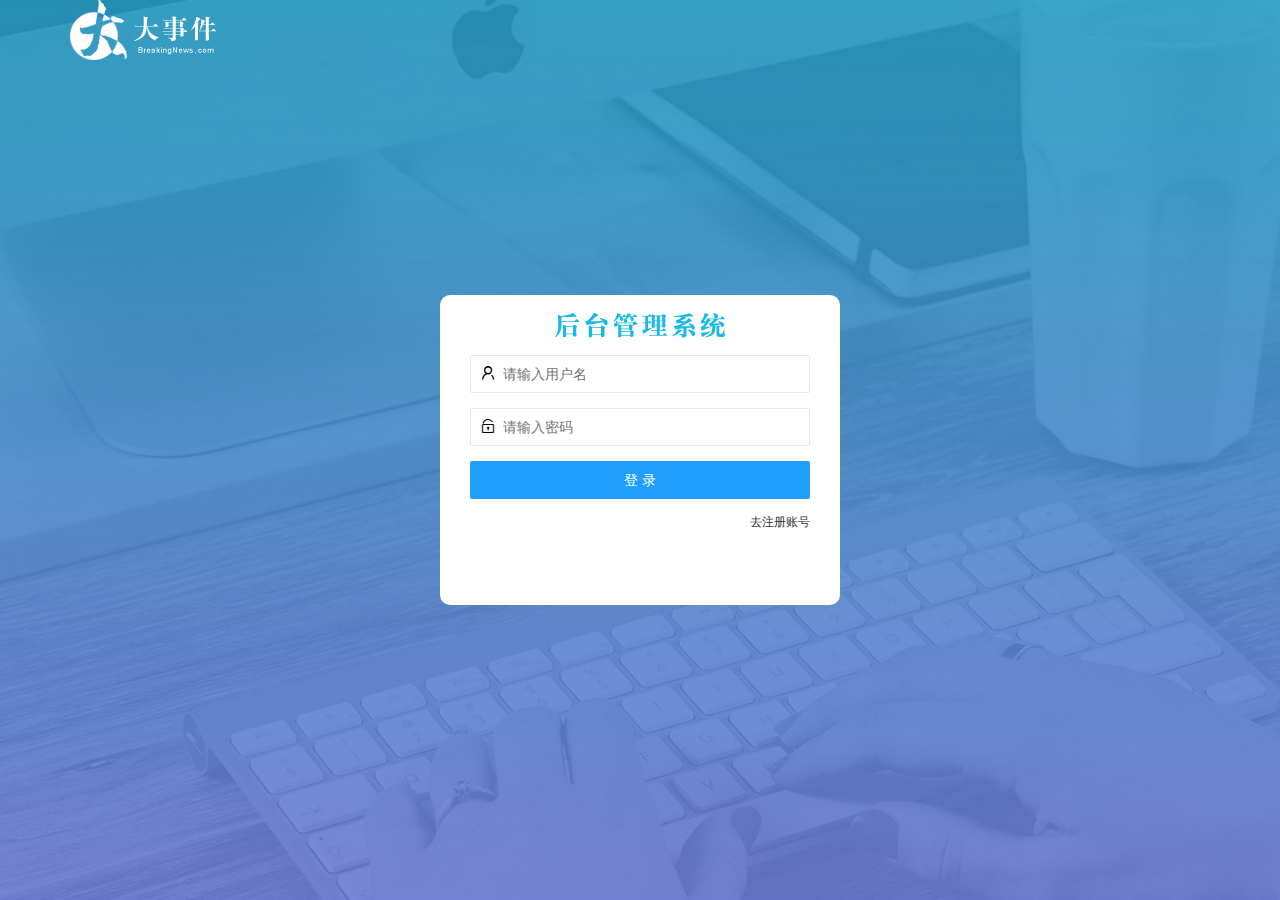
<file: login.html>
<!DOCTYPE html>
<html lang="en">

<head>
    <meta charset="UTF-8">
    <meta http-equiv="X-UA-Compatible" content="IE=edge">
    <meta name="viewport" content="width=device-width, initial-scale=1.0">
    <title>大事件-登录/注册</title>
    <!-- 导入LayUI样式 -->
    <link rel="stylesheet" href="./assets/lib/layui/css/layui.css">
    <!-- 导入自己的样式 -->
    <link rel="stylesheet" href="./assets/css/login.css">
</head>

<body>
    <!-- 头部的LOGO区域 -->
    <div class="layui-main">
        <img src="./assets/images/logo.png" alt="">
    </div>
    <!-- 注册登录区域 -->
    <div class="loginAndRegBox">
        <!-- 头部标题 -->
        <div class="title_box"></div>

        <!-- 登录的盒子 -->
        <div class="login_box">
            <!-- 登录的表单 -->
            <form class="layui-form" id="form_login">
                <!-- 用户名的输入框 -->
                <div class="layui-form-item">
                    <i class="layui-icon layui-icon-username"></i>
                    <input type="text" name="username" required lay-verify="required" placeholder="请输入用户名" autocomplete="off" class="layui-input">
                </div>
                <!-- 密码的输入框 -->
                <div class="layui-form-item">
                    <i class="layui-icon layui-icon-password"></i>
                    <input type="password" name="password" required lay-verify="required|pwd" placeholder="请输入密码" autocomplete="off" class="layui-input">
                </div>
                <!-- 登录按钮  提交按钮跟普通按钮的区别就是lay-submit属性 -->
                <div class="layui-form-item">
                    <button class="layui-btn layui-btn-fluid layui-btn-normal" lay-submit>登 录</button>
                </div>
                <!-- 去注册账号链接 -->
                <div class="layui-form-item links">
                    <a href="javascript:;" id="link_reg">去注册账号</a>
                </div>
            </form>
        </div>



        <!-- 注册的盒子 -->
        <div class="reg_box">
            <!-- 注册的表单 -->
            <form class="layui-form" id="form_reg">
                <!-- 用户名的输入框 -->
                <div class="layui-form-item">
                    <i class="layui-icon layui-icon-username"></i>
                    <!-- lay-verify="required" 表单验证 -->
                    <input type="text" name="username" required lay-verify="required" placeholder="请输入用户名" autocomplete="off" class="layui-input">
                </div>
                <!-- 密码的输入框 -->
                <div class="layui-form-item">
                    <i class="layui-icon layui-icon-password"></i>
                    <input type="password" name="password" required lay-verify="required|pwd" placeholder="请输入密码" autocomplete="off" class="layui-input">
                </div>
                <!-- 确认密码输入框 -->
                <div class="layui-form-item">
                    <i class="layui-icon layui-icon-password"></i>
                    <input type="password" name="repassword" required lay-verify="required|pwd|repwd" placeholder="再次确认密码" autocomplete="off" class="layui-input">
                </div>
                <!-- 注册按钮  提交按钮跟普通按钮的区别就是lay-submit属性 -->
                <div class="layui-form-item">
                    <button class="layui-btn layui-btn-fluid layui-btn-normal" lay-submit>注 册</button>
                </div>
                <!-- 去登录链接 -->
                <div class="layui-form-item links">
                    <a href="javascript:;" id="link_login">去登录</a>
                </div>
            </form>
        </div>
    </div>
    <!-- 导入LauUI的JS文件 -->
    <script src="./assets/lib/layui/layui.all.js"></script>
    <!-- 导入JQuery -->
    <script src="./assets/lib/jquery.js"></script>
    <!-- 导入自己封装的 baseAPI.js -->
    <script src="./assets/js/baseAPI.js"></script>
    <!-- 导入自己的登录的JS文件 -->
    <script src="./assets/js/login.js"></script>
</body>

</html>
</file>
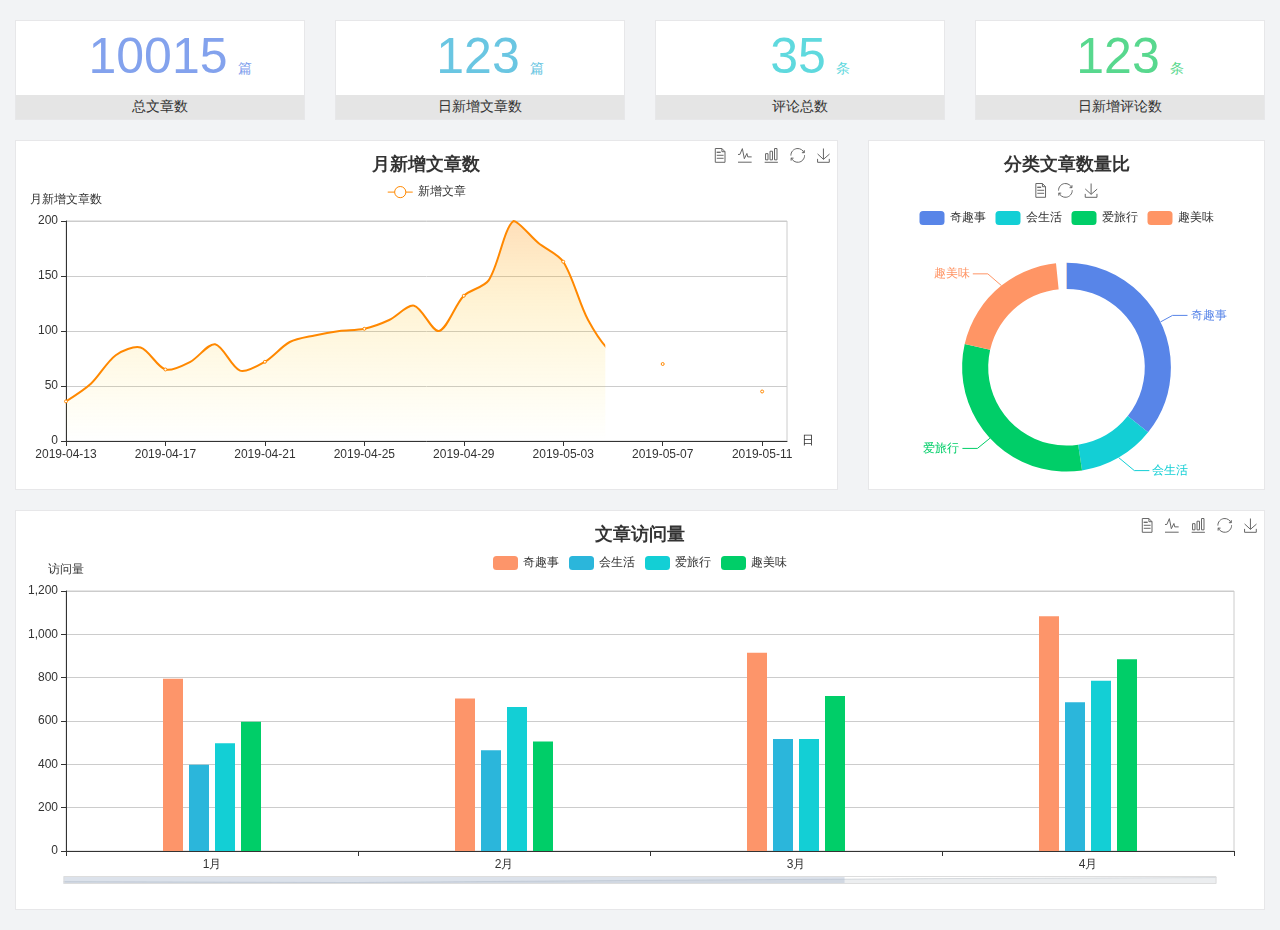
<file: home/dashboard.html>
<!DOCTYPE html>
<html lang="en">

<head>
    <meta charset="UTF-8">
    <meta name="viewport" content="width=device-width, initial-scale=1.0">
    <meta http-equiv="X-UA-Compatible" content="ie=edge">
    <title>图表统计</title>
    <link rel="stylesheet" href="../assets/lib/bootstrap.css">
    <link rel="stylesheet" href="../assets/lib/main.css" />
    <script src="../assets/lib/jquery.js"></script>
    <script type="text/javascript" src="../assets/lib/echarts.min.js"></script>
</head>

<body>
    <div class="container-fluid">
        <div class="row spannel_list">
            <div class="col-sm-3 col-xs-6">
                <div class="spannel">
                    <em>10015</em><span>篇</span>
                    <b>总文章数</b>
                </div>
            </div>
            <div class="col-sm-3 col-xs-6">
                <div class="spannel scolor01">
                    <em>123</em><span>篇</span>
                    <b>日新增文章数</b>
                </div>
            </div>
            <div class="col-sm-3 col-xs-6">
                <div class="spannel scolor02">
                    <em>35</em><span>条</span>
                    <b>评论总数</b>
                </div>
            </div>
            <div class="col-sm-3 col-xs-6">
                <div class="spannel scolor03">
                    <em>123</em><span>条</span>
                    <b>日新增评论数</b>
                </div>
            </div>
        </div>
    </div>

    <div class="container-fluid">
        <div class="row curve-pie">
            <div class="col-lg-8 col-md-8">
                <div class="gragh_pannel" id="curve_show"></div>
            </div>
            <div class="col-lg-4 col-md-4">
                <div class="gragh_pannel" id="pie_show"></div>
            </div>
        </div>
    </div>

    <div class="container-fluid">
        <div class="column_pannel" id="column_show"></div>
    </div>

    <script>
        var oChart = echarts.init(document.getElementById('curve_show'));
        var aList_all = [{
            'count': 36,
            'date': '2019-04-13'
        }, {
            'count': 52,
            'date': '2019-04-14'
        }, {
            'count': 78,
            'date': '2019-04-15'
        }, {
            'count': 85,
            'date': '2019-04-16'
        }, {
            'count': 65,
            'date': '2019-04-17'
        }, {
            'count': 72,
            'date': '2019-04-18'
        }, {
            'count': 88,
            'date': '2019-04-19'
        }, {
            'count': 64,
            'date': '2019-04-20'
        }, {
            'count': 72,
            'date': '2019-04-21'
        }, {
            'count': 90,
            'date': '2019-04-22'
        }, {
            'count': 96,
            'date': '2019-04-23'
        }, {
            'count': 100,
            'date': '2019-04-24'
        }, {
            'count': 102,
            'date': '2019-04-25'
        }, {
            'count': 110,
            'date': '2019-04-26'
        }, {
            'count': 123,
            'date': '2019-04-27'
        }, {
            'count': 100,
            'date': '2019-04-28'
        }, {
            'count': 132,
            'date': '2019-04-29'
        }, {
            'count': 146,
            'date': '2019-04-30'
        }, {
            'count': 200,
            'date': '2019-05-01'
        }, {
            'count': 180,
            'date': '2019-05-02'
        }, {
            'count': 163,
            'date': '2019-05-03'
        }, {
            'count': 110,
            'date': '2019-05-04'
        }, {
            'count': 80,
            'date': '2019-05-05'
        }, {
            'count': 82,
            'date': '2019-05-06'
        }, {
            'count': 70,
            'date': '2019-05-07'
        }, {
            'count': 65,
            'date': '2019-05-08'
        }, {
            'count': 54,
            'date': '2019-05-09'
        }, {
            'count': 40,
            'date': '2019-05-10'
        }, {
            'count': 45,
            'date': '2019-05-11'
        }, {
            'count': 38,
            'date': '2019-05-12'
        }, ];

        let aCount = [];
        let aDate = [];

        for (var i = 0; i < aList_all.length; i++) {
            aCount.push(aList_all[i].count);
            aDate.push(aList_all[i].date);
        }

        var chartopt = {
            title: {
                text: '月新增文章数',
                left: 'center',
                top: '10'
            },
            tooltip: {
                trigger: 'axis'
            },
            legend: {
                data: ['新增文章'],
                top: '40'
            },
            toolbox: {
                show: true,
                feature: {
                    mark: {
                        show: true
                    },
                    dataView: {
                        show: true,
                        readOnly: false
                    },
                    magicType: {
                        show: true,
                        type: ['line', 'bar']
                    },
                    restore: {
                        show: true
                    },
                    saveAsImage: {
                        show: true
                    }
                }
            },
            calculable: true,
            xAxis: [{
                name: '日',
                type: 'category',
                boundaryGap: false,
                data: aDate
            }],
            yAxis: [{
                name: '月新增文章数',
                type: 'value'
            }],
            series: [{
                name: '新增文章',
                type: 'line',
                smooth: true,
                itemStyle: {
                    normal: {
                        areaStyle: {
                            type: 'default'
                        },
                        color: '#f80'
                    },
                    lineStyle: {
                        color: '#f80'
                    }
                },
                data: aCount
            }],
            areaStyle: {
                normal: {
                    color: new echarts.graphic.LinearGradient(0, 0, 0, 1, [{
                        offset: 0,
                        color: 'rgba(255,136,0,0.39)'
                    }, {
                        offset: .34,
                        color: 'rgba(255,180,0,0.25)'
                    }, {
                        offset: 1,
                        color: 'rgba(255,222,0,0.00)'
                    }])

                }
            },
            grid: {
                show: true,
                x: 50,
                x2: 50,
                y: 80,
                height: 220
            }
        };

        oChart.setOption(chartopt);


        var oPie = echarts.init(document.getElementById('pie_show'));
        var oPieopt = {
            title: {
                top: 10,
                text: '分类文章数量比',
                x: 'center'
            },
            tooltip: {
                trigger: 'item',
                formatter: "{a} <br/>{b} : {c} ({d}%)"
            },
            color: ['#5885e8', '#13cfd5', '#00ce68', '#ff9565'],
            legend: {
                x: 'center',
                top: 65,
                data: ['奇趣事', '会生活', '爱旅行', '趣美味']
            },
            toolbox: {
                show: true,
                x: 'center',
                top: 35,
                feature: {
                    mark: {
                        show: true
                    },
                    dataView: {
                        show: true,
                        readOnly: false
                    },
                    magicType: {
                        show: true,
                        type: ['pie', 'funnel'],
                        option: {
                            funnel: {
                                x: '25%',
                                width: '50%',
                                funnelAlign: 'left',
                                max: 1548
                            }
                        }
                    },
                    restore: {
                        show: true
                    },
                    saveAsImage: {
                        show: true
                    }
                }
            },
            calculable: true,
            series: [{
                name: '访问来源',
                type: 'pie',
                radius: ['45%', '60%'],
                center: ['50%', '65%'],
                data: [{
                    value: 300,
                    name: '奇趣事'
                }, {
                    value: 100,
                    name: '会生活'
                }, {
                    value: 260,
                    name: '爱旅行'
                }, {
                    value: 180,
                    name: '趣美味'
                }]
            }]
        };
        oPie.setOption(oPieopt);



        var oColumn = this.echarts.init(document.getElementById('column_show'));
        var oColumnopt = {
            title: {
                text: '文章访问量',
                left: 'center',
                top: '10'
            },
            tooltip: {
                trigger: 'axis'
            },
            legend: {
                data: ['奇趣事', '会生活', '爱旅行', '趣美味'],
                top: '40'
            },
            toolbox: {
                show: true,
                feature: {
                    mark: {
                        show: true
                    },
                    dataView: {
                        show: true,
                        readOnly: false
                    },
                    magicType: {
                        show: true,
                        type: ['line', 'bar']
                    },
                    restore: {
                        show: true
                    },
                    saveAsImage: {
                        show: true
                    }
                }
            },
            calculable: true,
            xAxis: [{
                type: 'category',
                data: ['1月', '2月', '3月', '4月', '5月']
            }],
            yAxis: [{
                name: '访问量',
                type: 'value'
            }],
            series: [{
                name: '奇趣事',
                type: 'bar',
                barWidth: 20,
                itemStyle: {
                    normal: {
                        areaStyle: {
                            type: 'default'
                        },
                        color: '#fd956a'
                    }
                },
                data: [800, 708, 920, 1090, 1200]
            }, {
                name: '会生活',
                type: 'bar',
                barWidth: 20,
                itemStyle: {
                    normal: {
                        areaStyle: {
                            type: 'default'
                        },
                        color: '#2bb6db'
                    }
                },
                data: [400, 468, 520, 690, 800]
            }, {
                name: '爱旅行',
                type: 'bar',
                barWidth: 20,
                itemStyle: {
                    normal: {
                        areaStyle: {
                            type: 'default'
                        },
                        color: '#13cfd5'
                    }
                },
                data: [500, 668, 520, 790, 900]
            }, {
                name: '趣美味',
                type: 'bar',
                barWidth: 20,
                itemStyle: {
                    normal: {
                        areaStyle: {
                            type: 'default'
                        },
                        color: '#00ce68'
                    }
                },
                data: [600, 508, 720, 890, 1000]
            }],
            grid: {
                show: true,
                x: 50,
                x2: 30,
                y: 80,
                height: 260
            },
            dataZoom: [ //给x轴设置滚动条
                {
                    start: 0, //默认为0
                    end: 100 - 1000 / 31, //默认为100
                    type: 'slider',
                    show: true,
                    xAxisIndex: [0],
                    handleSize: 0, //滑动条的 左右2个滑动条的大小
                    height: 8, //组件高度
                    left: 45, //左边的距离
                    right: 50, //右边的距离
                    bottom: 26, //右边的距离
                    handleColor: '#ddd', //h滑动图标的颜色
                    handleStyle: {
                        borderColor: "#cacaca",
                        borderWidth: "1",
                        shadowBlur: 2,
                        background: "#ddd",
                        shadowColor: "#ddd",
                    }
                }
            ]
        };
        oColumn.setOption(oColumnopt);
    </script>
</body>

</html>
</file>
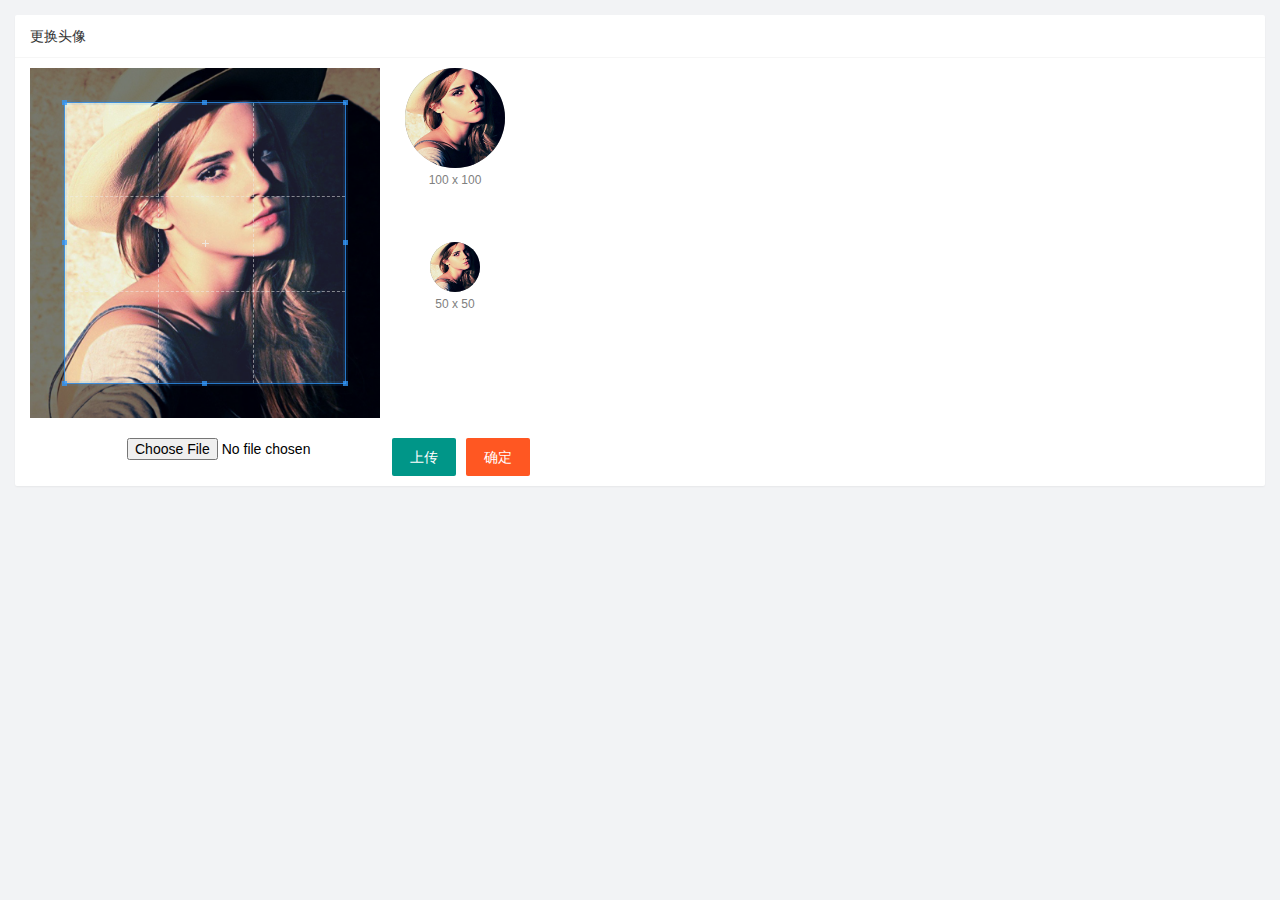
<file: user/user_avatar.html>
<!DOCTYPE html>
<html lang="en">

<head>
    <meta charset="UTF-8">
    <meta http-equiv="X-UA-Compatible" content="IE=edge">
    <meta name="viewport" content="width=device-width, initial-scale=1.0">
    <title>Document</title>
    <link rel="stylesheet" href="../assets/lib/layui/css/layui.css">
    <link rel="stylesheet" href="../assets/lib/cropper/cropper.css">
    <link rel="stylesheet" href="../assets/css/user/user_avatar.css">
</head>

<body>
    <div class="layui-card">
        <div class="layui-card-header">更换头像</div>
        <div class="layui-card-body">
            <!-- 第一行的图片裁剪和预览区域 -->
            <div class="row1">
                <!-- 图片裁剪区域 -->
                <div class="cropper-box">
                    <!-- 这个 img 标签很重要，将来会把它初始化为裁剪区域 -->
                    <img id="image" src="../assets/images/sample.jpg" />
                </div>
                <!-- 图片的预览区域 -->
                <div class="preview-box">
                    <div>
                        <!-- 宽高为 100px 的预览区域 -->
                        <div class="img-preview w100"></div>
                        <p class="size">100 x 100</p>
                    </div>
                    <div>
                        <!-- 宽高为 50px 的预览区域 -->
                        <div class="img-preview w50"></div>
                        <p class="size">50 x 50</p>
                    </div>
                </div>
            </div>

            <!-- 第二行的按钮区域 -->
            <div class="row2">
                <input type="file" id="file" accept="image/png,image/jpeg">
                <button type="button" class="layui-btn" id="btn_file">上传</button>
                <button type="button" class="layui-btn layui-btn-danger" id="btn_upload">确定</button>
            </div>
        </div>
    </div>
    <script src="../assets/lib/layui/layui.all.js"></script>
    <script src="../assets/lib/jquery.js"></script>
    <script src="../assets//lib/cropper/Cropper.js"></script>
    <script src="../assets/lib/cropper/jquery-cropper.js"></script>
    <script src="../assets/js/baseAPI.js"></script>
    <script src="../assets/js/user/user_avatar.js"></script>
</body>

</html>
</file>
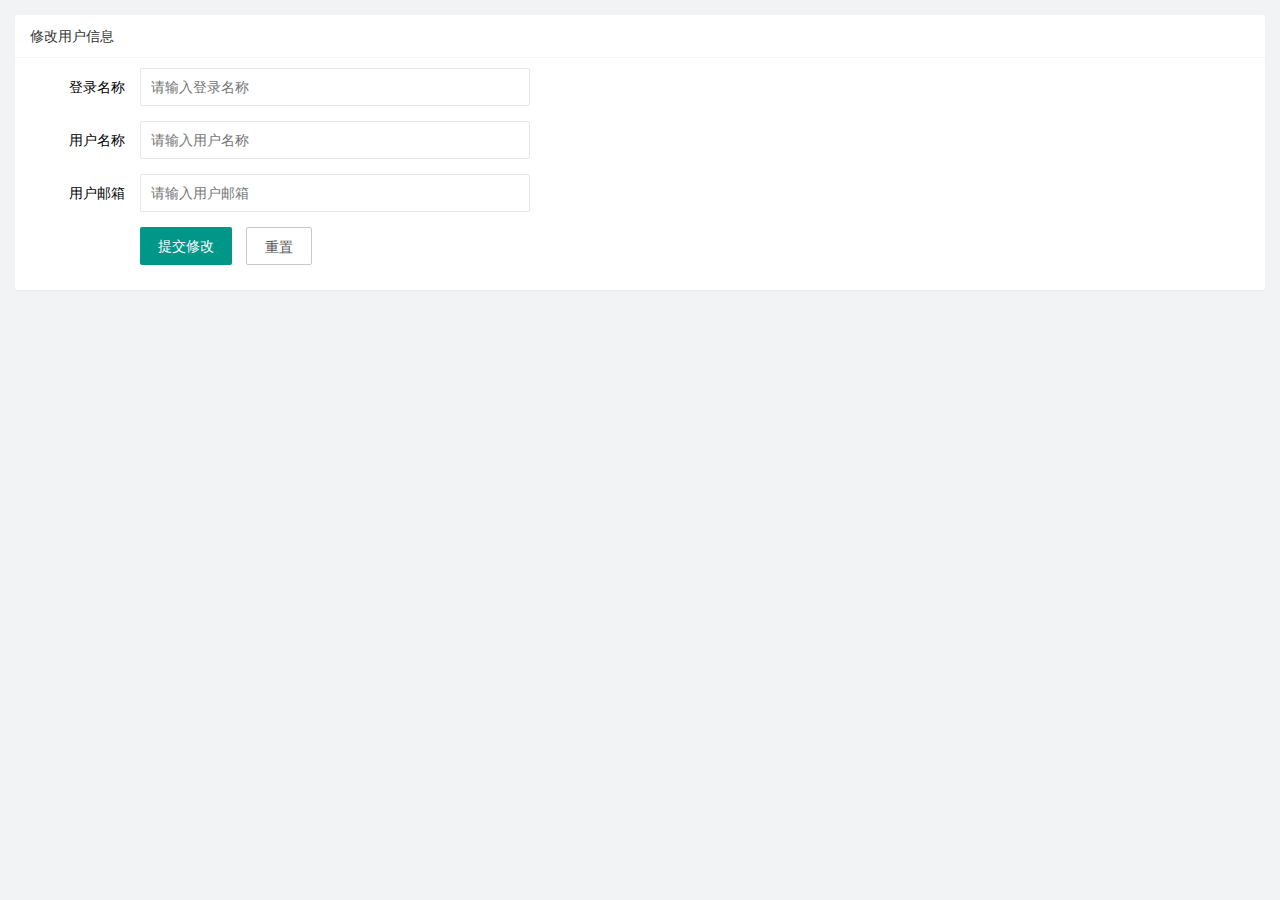
<file: user/user_info.html>
<!DOCTYPE html>
<html lang="en">

<head>
    <meta charset="UTF-8">
    <meta http-equiv="X-UA-Compatible" content="IE=edge">
    <meta name="viewport" content="width=device-width, initial-scale=1.0">
    <title>基本资料</title>
    <link rel="stylesheet" href="../assets/lib/layui/css/layui.css">
    <link rel="stylesheet" href="../assets/css/user/user_info.css">
</head>

<body>
    <div class="layui-card">
        <div class="layui-card-header">修改用户信息</div>
        <div class="layui-card-body">
            <form class="layui-form" lay-filter="formUserInfo">
                <input type="hidden" name="id" value="">
                <div class="layui-form-item">
                    <label class="layui-form-label">登录名称</label>
                    <div class="layui-input-block">
                        <input type="text" name="username" readonly required lay-verify="required" placeholder="请输入登录名称" autocomplete="off" class="layui-input">
                    </div>
                </div>
                <div class="layui-form-item">
                    <label class="layui-form-label">用户名称</label>
                    <div class="layui-input-block">
                        <input type="text" name="nickname" required lay-verify="required|nickname" placeholder="请输入用户名称" autocomplete="off" class="layui-input">
                    </div>
                </div>
                <div class="layui-form-item">
                    <label class="layui-form-label">用户邮箱</label>
                    <div class="layui-input-block">
                        <input type="text" name="email" required lay-verify="required|email" placeholder="请输入用户邮箱" autocomplete="off" class="layui-input">
                    </div>
                </div>
                <div class="layui-form-item">
                    <div class="layui-input-block">
                        <button class="layui-btn" lay-submit lay-filter="formDemo">提交修改</button>
                        <button type="reset" class="layui-btn layui-btn-primary" id="btn_reset">重置</button>
                    </div>
                </div>
            </form>
        </div>
    </div>
    <script src="../assets/lib/layui/layui.all.js"></script>
    <script src="../assets/lib/jquery.js"></script>
    <script src="../assets/js/baseAPI.js"></script>
    <script src="../assets/js/user/user_info.js"></script>
</body>

</html>
</file>
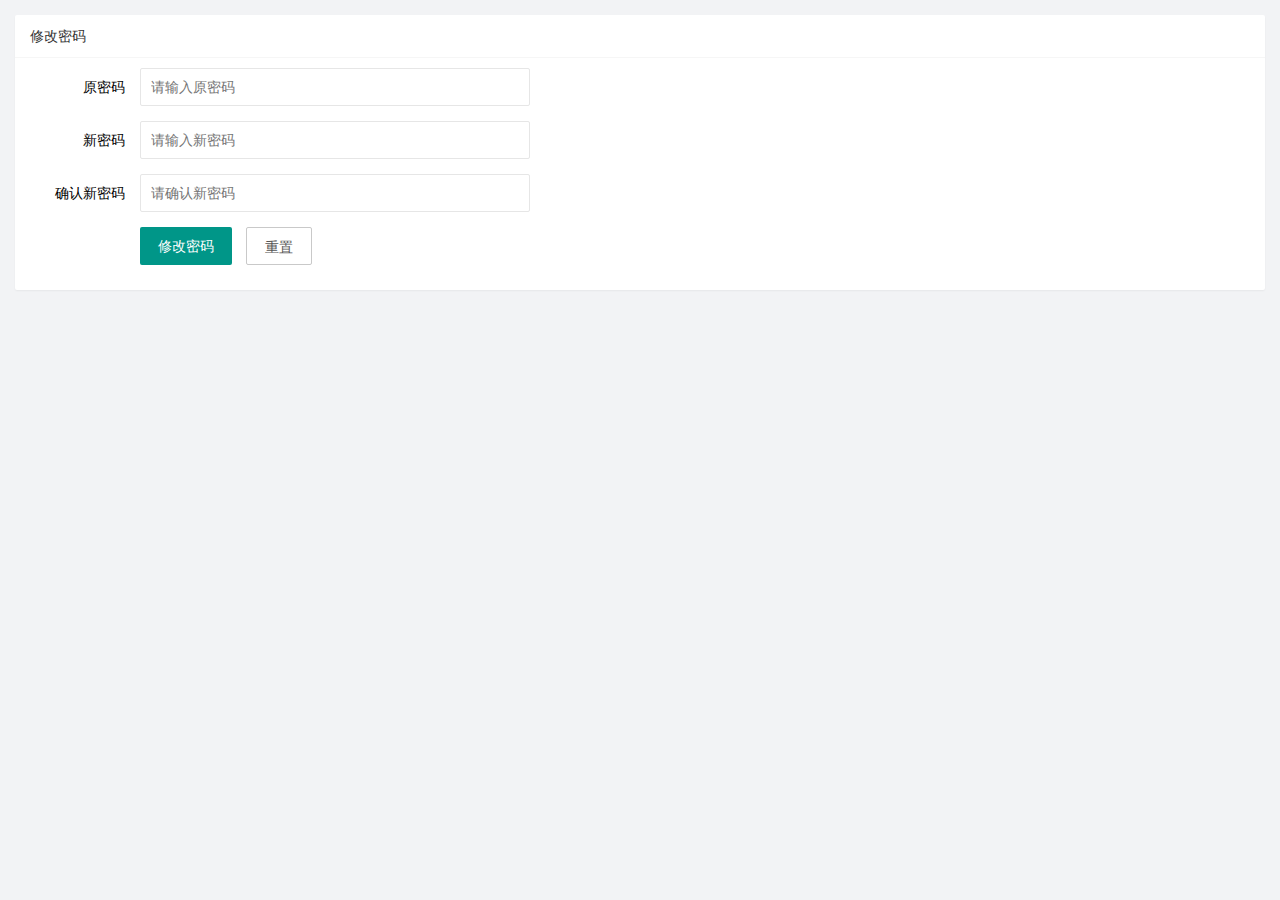
<file: user/user_pwd.html>
<!DOCTYPE html>
<html lang="en">

<head>
    <meta charset="UTF-8">
    <meta http-equiv="X-UA-Compatible" content="IE=edge">
    <meta name="viewport" content="width=device-width, initial-scale=1.0">
    <title>Document</title>
    <link rel="stylesheet" href="../assets/lib/layui/css/layui.css">
    <link rel="stylesheet" href="../assets/css/user/user_pwd.css">
</head>

<body>
    <div class="layui-card">
        <div class="layui-card-header">修改密码</div>
        <div class="layui-card-body">
            <form class="layui-form" lay-filter="formUserInfo">
                <input type="hidden" name="id" value="">
                <div class="layui-form-item">
                    <label class="layui-form-label">原密码</label>
                    <div class="layui-input-block">
                        <input type="text" name="old_pwd" required lay-verify="required|pwd" placeholder="请输入原密码" autocomplete="off" class="layui-input">
                    </div>
                </div>
                <div class="layui-form-item">
                    <label class="layui-form-label">新密码</label>
                    <div class="layui-input-block">
                        <input type="text" name="new_pwd" required lay-verify="required|newPwd" placeholder="请输入新密码" autocomplete="off" class="layui-input">
                    </div>
                </div>
                <div class="layui-form-item">
                    <label class="layui-form-label">确认新密码</label>
                    <div class="layui-input-block">
                        <input type="text" name="re_pwd" required lay-verify="required|rePwd" placeholder="请确认新密码" autocomplete="off" class="layui-input">
                    </div>
                </div>
                <div class="layui-form-item">
                    <div class="layui-input-block">
                        <button class="layui-btn" lay-submit lay-filter="formDemo">修改密码</button>
                        <button type="reset" class="layui-btn layui-btn-primary">重置</button>
                    </div>
                </div>
            </form>
        </div>
    </div>
    <script src="../assets/lib/layui/layui.all.js"></script>
    <script src="../assets/lib/jquery.js"></script>
    <script src="../assets/js/baseAPI.js"></script>
    <script src="../assets/js/user/user_pwd.js"></script>
</body>

</html>
</file>
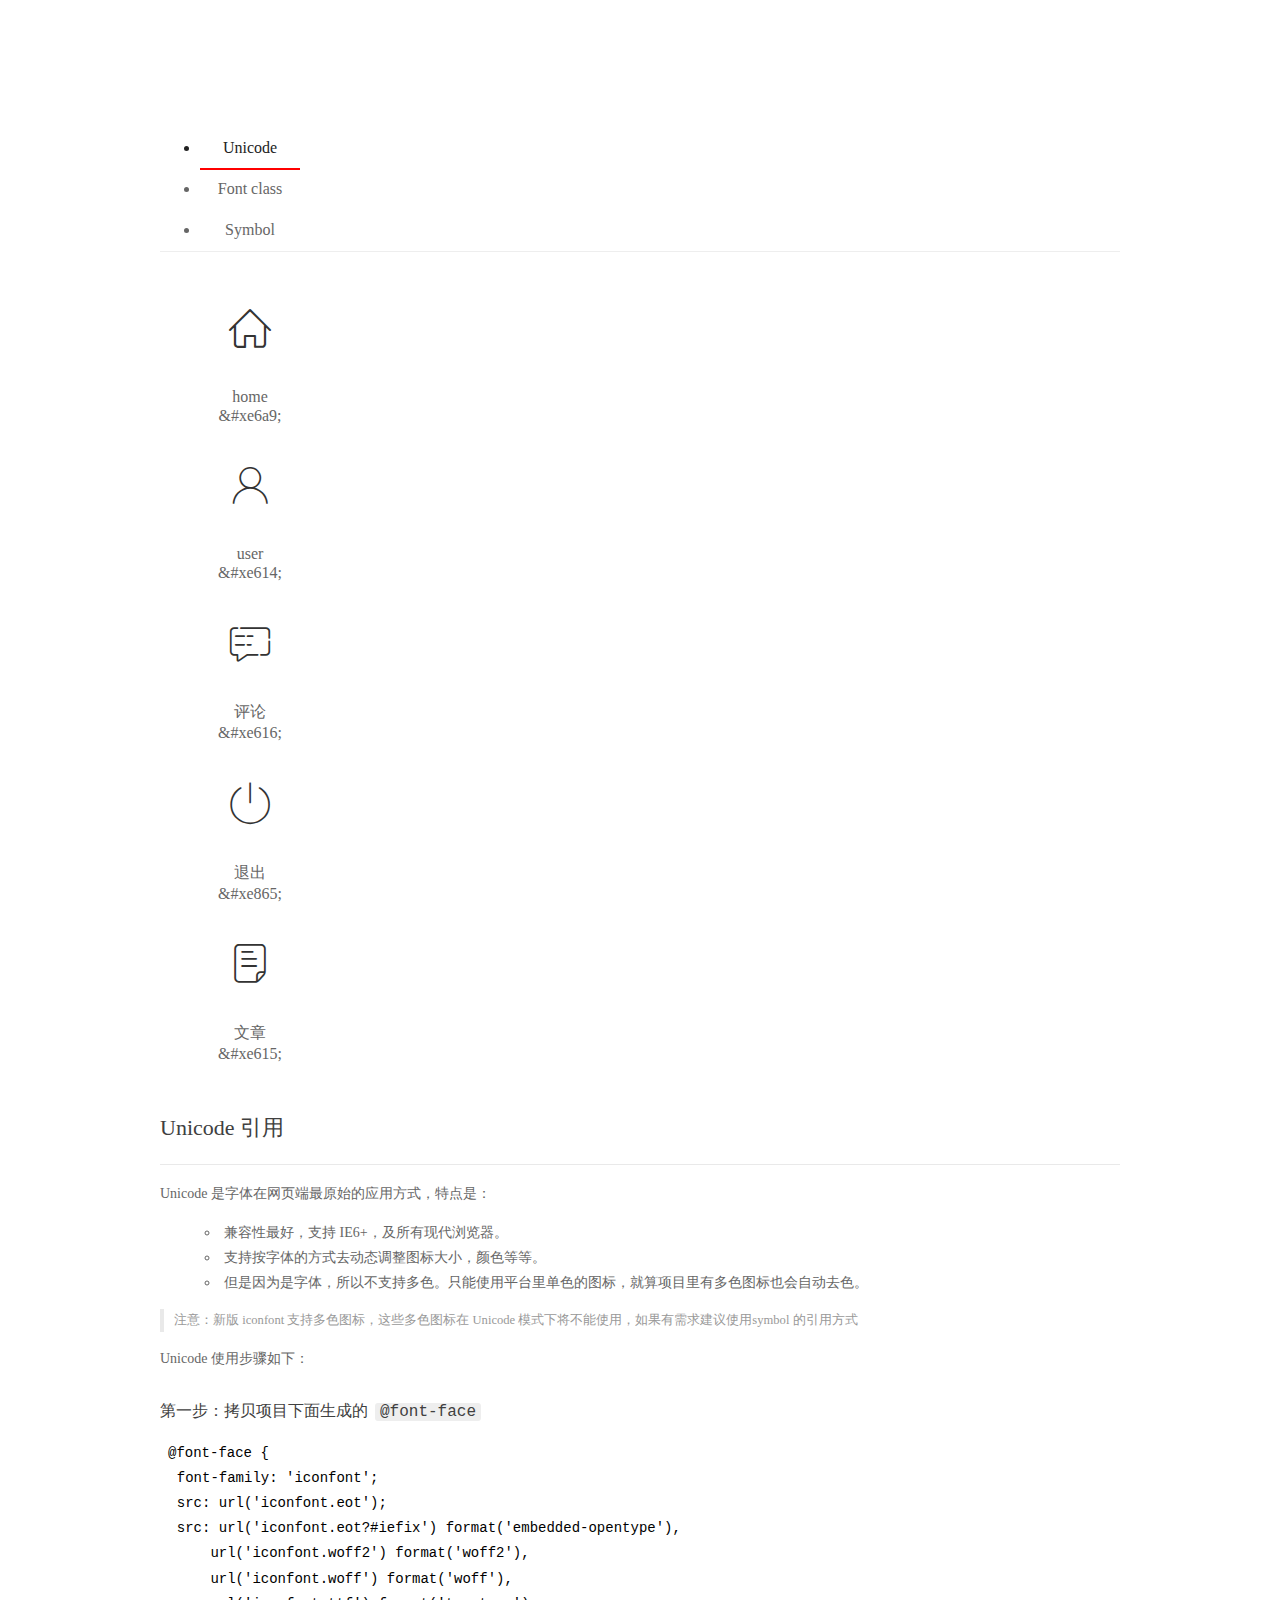
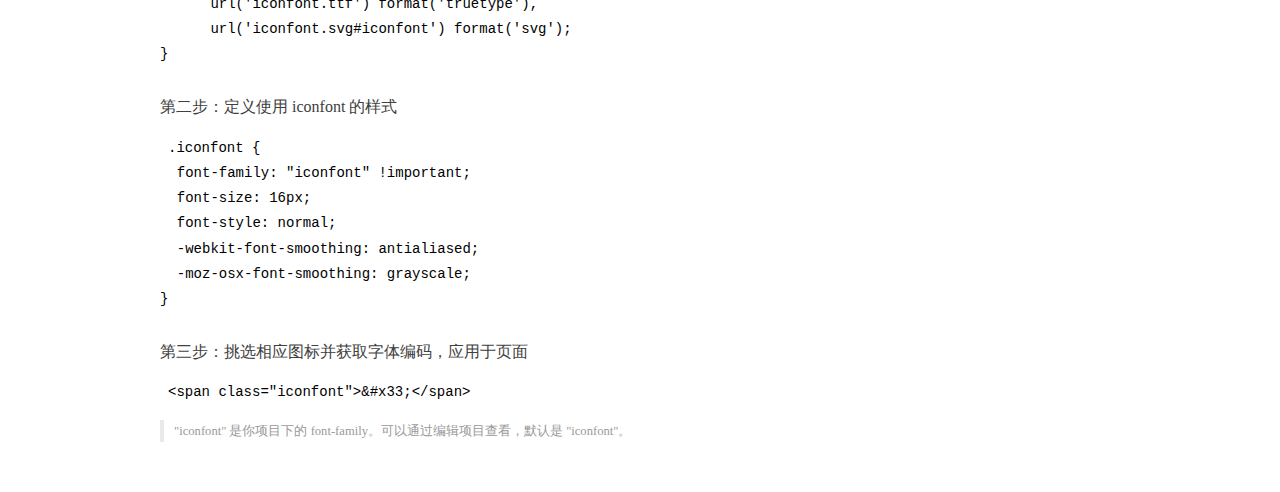
<file: assets/fonts/demo_index.html>
<!DOCTYPE html>
<html>
<head>
  <meta charset="utf-8"/>
  <title>IconFont Demo</title>
  <link rel="shortcut icon" href="https://gtms04.alicdn.com/tps/i4/TB1_oz6GVXXXXaFXpXXJDFnIXXX-64-64.ico" type="image/x-icon"/>
  <link rel="stylesheet" href="https://g.alicdn.com/thx/cube/1.3.2/cube.min.css">
  <link rel="stylesheet" href="demo.css">
  <link rel="stylesheet" href="iconfont.css">
  <script src="iconfont.js"></script>
  <!-- jQuery -->
  <script src="https://a1.alicdn.com/oss/uploads/2018/12/26/7bfddb60-08e8-11e9-9b04-53e73bb6408b.js"></script>
  <!-- 代码高亮 -->
  <script src="https://a1.alicdn.com/oss/uploads/2018/12/26/a3f714d0-08e6-11e9-8a15-ebf944d7534c.js"></script>
</head>
<body>
  <div class="main">
    <h1 class="logo"><a href="https://www.iconfont.cn/" title="iconfont 首页" target="_blank">&#xe86b;</a></h1>
    <div class="nav-tabs">
      <ul id="tabs" class="dib-box">
        <li class="dib active"><span>Unicode</span></li>
        <li class="dib"><span>Font class</span></li>
        <li class="dib"><span>Symbol</span></li>
      </ul>
      
    </div>
    <div class="tab-container">
      <div class="content unicode" style="display: block;">
          <ul class="icon_lists dib-box">
          
            <li class="dib">
              <span class="icon iconfont">&#xe6a9;</span>
                <div class="name">home</div>
                <div class="code-name">&amp;#xe6a9;</div>
              </li>
          
            <li class="dib">
              <span class="icon iconfont">&#xe614;</span>
                <div class="name">user</div>
                <div class="code-name">&amp;#xe614;</div>
              </li>
          
            <li class="dib">
              <span class="icon iconfont">&#xe616;</span>
                <div class="name">评论</div>
                <div class="code-name">&amp;#xe616;</div>
              </li>
          
            <li class="dib">
              <span class="icon iconfont">&#xe865;</span>
                <div class="name">退出</div>
                <div class="code-name">&amp;#xe865;</div>
              </li>
          
            <li class="dib">
              <span class="icon iconfont">&#xe615;</span>
                <div class="name">文章</div>
                <div class="code-name">&amp;#xe615;</div>
              </li>
          
          </ul>
          <div class="article markdown">
          <h2 id="unicode-">Unicode 引用</h2>
          <hr>

          <p>Unicode 是字体在网页端最原始的应用方式，特点是：</p>
          <ul>
            <li>兼容性最好，支持 IE6+，及所有现代浏览器。</li>
            <li>支持按字体的方式去动态调整图标大小，颜色等等。</li>
            <li>但是因为是字体，所以不支持多色。只能使用平台里单色的图标，就算项目里有多色图标也会自动去色。</li>
          </ul>
          <blockquote>
            <p>注意：新版 iconfont 支持多色图标，这些多色图标在 Unicode 模式下将不能使用，如果有需求建议使用symbol 的引用方式</p>
          </blockquote>
          <p>Unicode 使用步骤如下：</p>
          <h3 id="-font-face">第一步：拷贝项目下面生成的 <code>@font-face</code></h3>
<pre><code class="language-css"
>@font-face {
  font-family: 'iconfont';
  src: url('iconfont.eot');
  src: url('iconfont.eot?#iefix') format('embedded-opentype'),
      url('iconfont.woff2') format('woff2'),
      url('iconfont.woff') format('woff'),
      url('iconfont.ttf') format('truetype'),
      url('iconfont.svg#iconfont') format('svg');
}
</code></pre>
          <h3 id="-iconfont-">第二步：定义使用 iconfont 的样式</h3>
<pre><code class="language-css"
>.iconfont {
  font-family: "iconfont" !important;
  font-size: 16px;
  font-style: normal;
  -webkit-font-smoothing: antialiased;
  -moz-osx-font-smoothing: grayscale;
}
</code></pre>
          <h3 id="-">第三步：挑选相应图标并获取字体编码，应用于页面</h3>
<pre>
<code class="language-html"
>&lt;span class="iconfont"&gt;&amp;#x33;&lt;/span&gt;
</code></pre>
          <blockquote>
            <p>"iconfont" 是你项目下的 font-family。可以通过编辑项目查看，默认是 "iconfont"。</p>
          </blockquote>
          </div>
      </div>
      <div class="content font-class">
        <ul class="icon_lists dib-box">
          
          <li class="dib">
            <span class="icon iconfont icon-home"></span>
            <div class="name">
              home
            </div>
            <div class="code-name">.icon-home
            </div>
          </li>
          
          <li class="dib">
            <span class="icon iconfont icon-user"></span>
            <div class="name">
              user
            </div>
            <div class="code-name">.icon-user
            </div>
          </li>
          
          <li class="dib">
            <span class="icon iconfont icon-pinglun"></span>
            <div class="name">
              评论
            </div>
            <div class="code-name">.icon-pinglun
            </div>
          </li>
          
          <li class="dib">
            <span class="icon iconfont icon-tuichu"></span>
            <div class="name">
              退出
            </div>
            <div class="code-name">.icon-tuichu
            </div>
          </li>
          
          <li class="dib">
            <span class="icon iconfont icon-16"></span>
            <div class="name">
              文章
            </div>
            <div class="code-name">.icon-16
            </div>
          </li>
          
        </ul>
        <div class="article markdown">
        <h2 id="font-class-">font-class 引用</h2>
        <hr>

        <p>font-class 是 Unicode 使用方式的一种变种，主要是解决 Unicode 书写不直观，语意不明确的问题。</p>
        <p>与 Unicode 使用方式相比，具有如下特点：</p>
        <ul>
          <li>兼容性良好，支持 IE8+，及所有现代浏览器。</li>
          <li>相比于 Unicode 语意明确，书写更直观。可以很容易分辨这个 icon 是什么。</li>
          <li>因为使用 class 来定义图标，所以当要替换图标时，只需要修改 class 里面的 Unicode 引用。</li>
          <li>不过因为本质上还是使用的字体，所以多色图标还是不支持的。</li>
        </ul>
        <p>使用步骤如下：</p>
        <h3 id="-fontclass-">第一步：引入项目下面生成的 fontclass 代码：</h3>
<pre><code class="language-html">&lt;link rel="stylesheet" href="./iconfont.css"&gt;
</code></pre>
        <h3 id="-">第二步：挑选相应图标并获取类名，应用于页面：</h3>
<pre><code class="language-html">&lt;span class="iconfont icon-xxx"&gt;&lt;/span&gt;
</code></pre>
        <blockquote>
          <p>"
            iconfont" 是你项目下的 font-family。可以通过编辑项目查看，默认是 "iconfont"。</p>
        </blockquote>
      </div>
      </div>
      <div class="content symbol">
          <ul class="icon_lists dib-box">
          
            <li class="dib">
                <svg class="icon svg-icon" aria-hidden="true">
                  <use xlink:href="#icon-home"></use>
                </svg>
                <div class="name">home</div>
                <div class="code-name">#icon-home</div>
            </li>
          
            <li class="dib">
                <svg class="icon svg-icon" aria-hidden="true">
                  <use xlink:href="#icon-user"></use>
                </svg>
                <div class="name">user</div>
                <div class="code-name">#icon-user</div>
            </li>
          
            <li class="dib">
                <svg class="icon svg-icon" aria-hidden="true">
                  <use xlink:href="#icon-pinglun"></use>
                </svg>
                <div class="name">评论</div>
                <div class="code-name">#icon-pinglun</div>
            </li>
          
            <li class="dib">
                <svg class="icon svg-icon" aria-hidden="true">
                  <use xlink:href="#icon-tuichu"></use>
                </svg>
                <div class="name">退出</div>
                <div class="code-name">#icon-tuichu</div>
            </li>
          
            <li class="dib">
                <svg class="icon svg-icon" aria-hidden="true">
                  <use xlink:href="#icon-16"></use>
                </svg>
                <div class="name">文章</div>
                <div class="code-name">#icon-16</div>
            </li>
          
          </ul>
          <div class="article markdown">
          <h2 id="symbol-">Symbol 引用</h2>
          <hr>

          <p>这是一种全新的使用方式，应该说这才是未来的主流，也是平台目前推荐的用法。相关介绍可以参考这篇<a href="">文章</a>
            这种用法其实是做了一个 SVG 的集合，与另外两种相比具有如下特点：</p>
          <ul>
            <li>支持多色图标了，不再受单色限制。</li>
            <li>通过一些技巧，支持像字体那样，通过 <code>font-size</code>, <code>color</code> 来调整样式。</li>
            <li>兼容性较差，支持 IE9+，及现代浏览器。</li>
            <li>浏览器渲染 SVG 的性能一般，还不如 png。</li>
          </ul>
          <p>使用步骤如下：</p>
          <h3 id="-symbol-">第一步：引入项目下面生成的 symbol 代码：</h3>
<pre><code class="language-html">&lt;script src="./iconfont.js"&gt;&lt;/script&gt;
</code></pre>
          <h3 id="-css-">第二步：加入通用 CSS 代码（引入一次就行）：</h3>
<pre><code class="language-html">&lt;style&gt;
.icon {
  width: 1em;
  height: 1em;
  vertical-align: -0.15em;
  fill: currentColor;
  overflow: hidden;
}
&lt;/style&gt;
</code></pre>
          <h3 id="-">第三步：挑选相应图标并获取类名，应用于页面：</h3>
<pre><code class="language-html">&lt;svg class="icon" aria-hidden="true"&gt;
  &lt;use xlink:href="#icon-xxx"&gt;&lt;/use&gt;
&lt;/svg&gt;
</code></pre>
          </div>
      </div>

    </div>
  </div>
  <script>
  $(document).ready(function () {
      $('.tab-container .content:first').show()

      $('#tabs li').click(function (e) {
        var tabContent = $('.tab-container .content')
        var index = $(this).index()

        if ($(this).hasClass('active')) {
          return
        } else {
          $('#tabs li').removeClass('active')
          $(this).addClass('active')

          tabContent.hide().eq(index).fadeIn()
        }
      })
    })
  </script>
</body>
</html>
</file>
<file: assets/lib/layui/css/layui.css>
/** layui-v2.5.5 MIT License By https://www.layui.com */
 .layui-inline,img{display:inline-block;vertical-align:middle}h1,h2,h3,h4,h5,h6{font-weight:400}.layui-edge,.layui-header,.layui-inline,.layui-main{position:relative}.layui-body,.layui-edge,.layui-elip{overflow:hidden}.layui-btn,.layui-edge,.layui-inline,img{vertical-align:middle}.layui-btn,.layui-disabled,.layui-icon,.layui-unselect{-moz-user-select:none;-webkit-user-select:none;-ms-user-select:none}.layui-elip,.layui-form-checkbox span,.layui-form-pane .layui-form-label{text-overflow:ellipsis;white-space:nowrap}.layui-breadcrumb,.layui-tree-btnGroup{visibility:hidden}blockquote,body,button,dd,div,dl,dt,form,h1,h2,h3,h4,h5,h6,input,li,ol,p,pre,td,textarea,th,ul{margin:0;padding:0;-webkit-tap-highlight-color:rgba(0,0,0,0)}a:active,a:hover{outline:0}img{border:none}li{list-style:none}table{border-collapse:collapse;border-spacing:0}h4,h5,h6{font-size:100%}button,input,optgroup,option,select,textarea{font-family:inherit;font-size:inherit;font-style:inherit;font-weight:inherit;outline:0}pre{white-space:pre-wrap;white-space:-moz-pre-wrap;white-space:-pre-wrap;white-space:-o-pre-wrap;word-wrap:break-word}body{line-height:24px;font:14px Helvetica Neue,Helvetica,PingFang SC,Tahoma,Arial,sans-serif}hr{height:1px;margin:10px 0;border:0;clear:both}a{color:#333;text-decoration:none}a:hover{color:#777}a cite{font-style:normal;*cursor:pointer}.layui-border-box,.layui-border-box *{box-sizing:border-box}.layui-box,.layui-box *{box-sizing:content-box}.layui-clear{clear:both;*zoom:1}.layui-clear:after{content:'\20';clear:both;*zoom:1;display:block;height:0}.layui-inline{*display:inline;*zoom:1}.layui-edge{display:inline-block;width:0;height:0;border-width:6px;border-style:dashed;border-color:transparent}.layui-edge-top{top:-4px;border-bottom-color:#999;border-bottom-style:solid}.layui-edge-right{border-left-color:#999;border-left-style:solid}.layui-edge-bottom{top:2px;border-top-color:#999;border-top-style:solid}.layui-edge-left{border-right-color:#999;border-right-style:solid}.layui-disabled,.layui-disabled:hover{color:#d2d2d2!important;cursor:not-allowed!important}.layui-circle{border-radius:100%}.layui-show{display:block!important}.layui-hide{display:none!important}@font-face{font-family:layui-icon;src:url(../font/iconfont.eot?v=250);src:url(../font/iconfont.eot?v=250#iefix) format('embedded-opentype'),url(../font/iconfont.woff2?v=250) format('woff2'),url(../font/iconfont.woff?v=250) format('woff'),url(../font/iconfont.ttf?v=250) format('truetype'),url(../font/iconfont.svg?v=250#layui-icon) format('svg')}.layui-icon{font-family:layui-icon!important;font-size:16px;font-style:normal;-webkit-font-smoothing:antialiased;-moz-osx-font-smoothing:grayscale}.layui-icon-reply-fill:before{content:"\e611"}.layui-icon-set-fill:before{content:"\e614"}.layui-icon-menu-fill:before{content:"\e60f"}.layui-icon-search:before{content:"\e615"}.layui-icon-share:before{content:"\e641"}.layui-icon-set-sm:before{content:"\e620"}.layui-icon-engine:before{content:"\e628"}.layui-icon-close:before{content:"\1006"}.layui-icon-close-fill:before{content:"\1007"}.layui-icon-chart-screen:before{content:"\e629"}.layui-icon-star:before{content:"\e600"}.layui-icon-circle-dot:before{content:"\e617"}.layui-icon-chat:before{content:"\e606"}.layui-icon-release:before{content:"\e609"}.layui-icon-list:before{content:"\e60a"}.layui-icon-chart:before{content:"\e62c"}.layui-icon-ok-circle:before{content:"\1005"}.layui-icon-layim-theme:before{content:"\e61b"}.layui-icon-table:before{content:"\e62d"}.layui-icon-right:before{content:"\e602"}.layui-icon-left:before{content:"\e603"}.layui-icon-cart-simple:before{content:"\e698"}.layui-icon-face-cry:before{content:"\e69c"}.layui-icon-face-smile:before{content:"\e6af"}.layui-icon-survey:before{content:"\e6b2"}.layui-icon-tree:before{content:"\e62e"}.layui-icon-upload-circle:before{content:"\e62f"}.layui-icon-add-circle:before{content:"\e61f"}.layui-icon-download-circle:before{content:"\e601"}.layui-icon-templeate-1:before{content:"\e630"}.layui-icon-util:before{content:"\e631"}.layui-icon-face-surprised:before{content:"\e664"}.layui-icon-edit:before{content:"\e642"}.layui-icon-speaker:before{content:"\e645"}.layui-icon-down:before{content:"\e61a"}.layui-icon-file:before{content:"\e621"}.layui-icon-layouts:before{content:"\e632"}.layui-icon-rate-half:before{content:"\e6c9"}.layui-icon-add-circle-fine:before{content:"\e608"}.layui-icon-prev-circle:before{content:"\e633"}.layui-icon-read:before{content:"\e705"}.layui-icon-404:before{content:"\e61c"}.layui-icon-carousel:before{content:"\e634"}.layui-icon-help:before{content:"\e607"}.layui-icon-code-circle:before{content:"\e635"}.layui-icon-water:before{content:"\e636"}.layui-icon-username:before{content:"\e66f"}.layui-icon-find-fill:before{content:"\e670"}.layui-icon-about:before{content:"\e60b"}.layui-icon-location:before{content:"\e715"}.layui-icon-up:before{content:"\e619"}.layui-icon-pause:before{content:"\e651"}.layui-icon-date:before{content:"\e637"}.layui-icon-layim-uploadfile:before{content:"\e61d"}.layui-icon-delete:before{content:"\e640"}.layui-icon-play:before{content:"\e652"}.layui-icon-top:before{content:"\e604"}.layui-icon-friends:before{content:"\e612"}.layui-icon-refresh-3:before{content:"\e9aa"}.layui-icon-ok:before{content:"\e605"}.layui-icon-layer:before{content:"\e638"}.layui-icon-face-smile-fine:before{content:"\e60c"}.layui-icon-dollar:before{content:"\e659"}.layui-icon-group:before{content:"\e613"}.layui-icon-layim-download:before{content:"\e61e"}.layui-icon-picture-fine:before{content:"\e60d"}.layui-icon-link:before{content:"\e64c"}.layui-icon-diamond:before{content:"\e735"}.layui-icon-log:before{content:"\e60e"}.layui-icon-rate-solid:before{content:"\e67a"}.layui-icon-fonts-del:before{content:"\e64f"}.layui-icon-unlink:before{content:"\e64d"}.layui-icon-fonts-clear:before{content:"\e639"}.layui-icon-triangle-r:before{content:"\e623"}.layui-icon-circle:before{content:"\e63f"}.layui-icon-radio:before{content:"\e643"}.layui-icon-align-center:before{content:"\e647"}.layui-icon-align-right:before{content:"\e648"}.layui-icon-align-left:before{content:"\e649"}.layui-icon-loading-1:before{content:"\e63e"}.layui-icon-return:before{content:"\e65c"}.layui-icon-fonts-strong:before{content:"\e62b"}.layui-icon-upload:before{content:"\e67c"}.layui-icon-dialogue:before{content:"\e63a"}.layui-icon-video:before{content:"\e6ed"}.layui-icon-headset:before{content:"\e6fc"}.layui-icon-cellphone-fine:before{content:"\e63b"}.layui-icon-add-1:before{content:"\e654"}.layui-icon-face-smile-b:before{content:"\e650"}.layui-icon-fonts-html:before{content:"\e64b"}.layui-icon-form:before{content:"\e63c"}.layui-icon-cart:before{content:"\e657"}.layui-icon-camera-fill:before{content:"\e65d"}.layui-icon-tabs:before{content:"\e62a"}.layui-icon-fonts-code:before{content:"\e64e"}.layui-icon-fire:before{content:"\e756"}.layui-icon-set:before{content:"\e716"}.layui-icon-fonts-u:before{content:"\e646"}.layui-icon-triangle-d:before{content:"\e625"}.layui-icon-tips:before{content:"\e702"}.layui-icon-picture:before{content:"\e64a"}.layui-icon-more-vertical:before{content:"\e671"}.layui-icon-flag:before{content:"\e66c"}.layui-icon-loading:before{content:"\e63d"}.layui-icon-fonts-i:before{content:"\e644"}.layui-icon-refresh-1:before{content:"\e666"}.layui-icon-rmb:before{content:"\e65e"}.layui-icon-home:before{content:"\e68e"}.layui-icon-user:before{content:"\e770"}.layui-icon-notice:before{content:"\e667"}.layui-icon-login-weibo:before{content:"\e675"}.layui-icon-voice:before{content:"\e688"}.layui-icon-upload-drag:before{content:"\e681"}.layui-icon-login-qq:before{content:"\e676"}.layui-icon-snowflake:before{content:"\e6b1"}.layui-icon-file-b:before{content:"\e655"}.layui-icon-template:before{content:"\e663"}.layui-icon-auz:before{content:"\e672"}.layui-icon-console:before{content:"\e665"}.layui-icon-app:before{content:"\e653"}.layui-icon-prev:before{content:"\e65a"}.layui-icon-website:before{content:"\e7ae"}.layui-icon-next:before{content:"\e65b"}.layui-icon-component:before{content:"\e857"}.layui-icon-more:before{content:"\e65f"}.layui-icon-login-wechat:before{content:"\e677"}.layui-icon-shrink-right:before{content:"\e668"}.layui-icon-spread-left:before{content:"\e66b"}.layui-icon-camera:before{content:"\e660"}.layui-icon-note:before{content:"\e66e"}.layui-icon-refresh:before{content:"\e669"}.layui-icon-female:before{content:"\e661"}.layui-icon-male:before{content:"\e662"}.layui-icon-password:before{content:"\e673"}.layui-icon-senior:before{content:"\e674"}.layui-icon-theme:before{content:"\e66a"}.layui-icon-tread:before{content:"\e6c5"}.layui-icon-praise:before{content:"\e6c6"}.layui-icon-star-fill:before{content:"\e658"}.layui-icon-rate:before{content:"\e67b"}.layui-icon-template-1:before{content:"\e656"}.layui-icon-vercode:before{content:"\e679"}.layui-icon-cellphone:before{content:"\e678"}.layui-icon-screen-full:before{content:"\e622"}.layui-icon-screen-restore:before{content:"\e758"}.layui-icon-cols:before{content:"\e610"}.layui-icon-export:before{content:"\e67d"}.layui-icon-print:before{content:"\e66d"}.layui-icon-slider:before{content:"\e714"}.layui-icon-addition:before{content:"\e624"}.layui-icon-subtraction:before{content:"\e67e"}.layui-icon-service:before{content:"\e626"}.layui-icon-transfer:before{content:"\e691"}.layui-main{width:1140px;margin:0 auto}.layui-header{z-index:1000;height:60px}.layui-header a:hover{transition:all .5s;-webkit-transition:all .5s}.layui-side{position:fixed;left:0;top:0;bottom:0;z-index:999;width:200px;overflow-x:hidden}.layui-side-scroll{position:relative;width:220px;height:100%;overflow-x:hidden}.layui-body{position:absolute;left:200px;right:0;top:0;bottom:0;z-index:998;width:auto;overflow-y:auto;box-sizing:border-box}.layui-layout-body{overflow:hidden}.layui-layout-admin .layui-header{background-color:#23262E}.layui-layout-admin .layui-side{top:60px;width:200px;overflow-x:hidden}.layui-layout-admin .layui-body{position:fixed;top:60px;bottom:44px}.layui-layout-admin .layui-main{width:auto;margin:0 15px}.layui-layout-admin .layui-footer{position:fixed;left:200px;right:0;bottom:0;height:44px;line-height:44px;padding:0 15px;background-color:#eee}.layui-layout-admin .layui-logo{position:absolute;left:0;top:0;width:200px;height:100%;line-height:60px;text-align:center;color:#009688;font-size:16px}.layui-layout-admin .layui-header .layui-nav{background:0 0}.layui-layout-left{position:absolute!important;left:200px;top:0}.layui-layout-right{position:absolute!important;right:0;top:0}.layui-container{position:relative;margin:0 auto;padding:0 15px;box-sizing:border-box}.layui-fluid{position:relative;margin:0 auto;padding:0 15px}.layui-row:after,.layui-row:before{content:'';display:block;clear:both}.layui-col-lg1,.layui-col-lg10,.layui-col-lg11,.layui-col-lg12,.layui-col-lg2,.layui-col-lg3,.layui-col-lg4,.layui-col-lg5,.layui-col-lg6,.layui-col-lg7,.layui-col-lg8,.layui-col-lg9,.layui-col-md1,.layui-col-md10,.layui-col-md11,.layui-col-md12,.layui-col-md2,.layui-col-md3,.layui-col-md4,.layui-col-md5,.layui-col-md6,.layui-col-md7,.layui-col-md8,.layui-col-md9,.layui-col-sm1,.layui-col-sm10,.layui-col-sm11,.layui-col-sm12,.layui-col-sm2,.layui-col-sm3,.layui-col-sm4,.layui-col-sm5,.layui-col-sm6,.layui-col-sm7,.layui-col-sm8,.layui-col-sm9,.layui-col-xs1,.layui-col-xs10,.layui-col-xs11,.layui-col-xs12,.layui-col-xs2,.layui-col-xs3,.layui-col-xs4,.layui-col-xs5,.layui-col-xs6,.layui-col-xs7,.layui-col-xs8,.layui-col-xs9{position:relative;display:block;box-sizing:border-box}.layui-col-xs1,.layui-col-xs10,.layui-col-xs11,.layui-col-xs12,.layui-col-xs2,.layui-col-xs3,.layui-col-xs4,.layui-col-xs5,.layui-col-xs6,.layui-col-xs7,.layui-col-xs8,.layui-col-xs9{float:left}.layui-col-xs1{width:8.33333333%}.layui-col-xs2{width:16.66666667%}.layui-col-xs3{width:25%}.layui-col-xs4{width:33.33333333%}.layui-col-xs5{width:41.66666667%}.layui-col-xs6{width:50%}.layui-col-xs7{width:58.33333333%}.layui-col-xs8{width:66.66666667%}.layui-col-xs9{width:75%}.layui-col-xs10{width:83.33333333%}.layui-col-xs11{width:91.66666667%}.layui-col-xs12{width:100%}.layui-col-xs-offset1{margin-left:8.33333333%}.layui-col-xs-offset2{margin-left:16.66666667%}.layui-col-xs-offset3{margin-left:25%}.layui-col-xs-offset4{margin-left:33.33333333%}.layui-col-xs-offset5{margin-left:41.66666667%}.layui-col-xs-offset6{margin-left:50%}.layui-col-xs-offset7{margin-left:58.33333333%}.layui-col-xs-offset8{margin-left:66.66666667%}.layui-col-xs-offset9{margin-left:75%}.layui-col-xs-offset10{margin-left:83.33333333%}.layui-col-xs-offset11{margin-left:91.66666667%}.layui-col-xs-offset12{margin-left:100%}@media screen and (max-width:768px){.layui-hide-xs{display:none!important}.layui-show-xs-block{display:block!important}.layui-show-xs-inline{display:inline!important}.layui-show-xs-inline-block{display:inline-block!important}}@media screen and (min-width:768px){.layui-container{width:750px}.layui-hide-sm{display:none!important}.layui-show-sm-block{display:block!important}.layui-show-sm-inline{display:inline!important}.layui-show-sm-inline-block{display:inline-block!important}.layui-col-sm1,.layui-col-sm10,.layui-col-sm11,.layui-col-sm12,.layui-col-sm2,.layui-col-sm3,.layui-col-sm4,.layui-col-sm5,.layui-col-sm6,.layui-col-sm7,.layui-col-sm8,.layui-col-sm9{float:left}.layui-col-sm1{width:8.33333333%}.layui-col-sm2{width:16.66666667%}.layui-col-sm3{width:25%}.layui-col-sm4{width:33.33333333%}.layui-col-sm5{width:41.66666667%}.layui-col-sm6{width:50%}.layui-col-sm7{width:58.33333333%}.layui-col-sm8{width:66.66666667%}.layui-col-sm9{width:75%}.layui-col-sm10{width:83.33333333%}.layui-col-sm11{width:91.66666667%}.layui-col-sm12{width:100%}.layui-col-sm-offset1{margin-left:8.33333333%}.layui-col-sm-offset2{margin-left:16.66666667%}.layui-col-sm-offset3{margin-left:25%}.layui-col-sm-offset4{margin-left:33.33333333%}.layui-col-sm-offset5{margin-left:41.66666667%}.layui-col-sm-offset6{margin-left:50%}.layui-col-sm-offset7{margin-left:58.33333333%}.layui-col-sm-offset8{margin-left:66.66666667%}.layui-col-sm-offset9{margin-left:75%}.layui-col-sm-offset10{margin-left:83.33333333%}.layui-col-sm-offset11{margin-left:91.66666667%}.layui-col-sm-offset12{margin-left:100%}}@media screen and (min-width:992px){.layui-container{width:970px}.layui-hide-md{display:none!important}.layui-show-md-block{display:block!important}.layui-show-md-inline{display:inline!important}.layui-show-md-inline-block{display:inline-block!important}.layui-col-md1,.layui-col-md10,.layui-col-md11,.layui-col-md12,.layui-col-md2,.layui-col-md3,.layui-col-md4,.layui-col-md5,.layui-col-md6,.layui-col-md7,.layui-col-md8,.layui-col-md9{float:left}.layui-col-md1{width:8.33333333%}.layui-col-md2{width:16.66666667%}.layui-col-md3{width:25%}.layui-col-md4{width:33.33333333%}.layui-col-md5{width:41.66666667%}.layui-col-md6{width:50%}.layui-col-md7{width:58.33333333%}.layui-col-md8{width:66.66666667%}.layui-col-md9{width:75%}.layui-col-md10{width:83.33333333%}.layui-col-md11{width:91.66666667%}.layui-col-md12{width:100%}.layui-col-md-offset1{margin-left:8.33333333%}.layui-col-md-offset2{margin-left:16.66666667%}.layui-col-md-offset3{margin-left:25%}.layui-col-md-offset4{margin-left:33.33333333%}.layui-col-md-offset5{margin-left:41.66666667%}.layui-col-md-offset6{margin-left:50%}.layui-col-md-offset7{margin-left:58.33333333%}.layui-col-md-offset8{margin-left:66.66666667%}.layui-col-md-offset9{margin-left:75%}.layui-col-md-offset10{margin-left:83.33333333%}.layui-col-md-offset11{margin-left:91.66666667%}.layui-col-md-offset12{margin-left:100%}}@media screen and (min-width:1200px){.layui-container{width:1170px}.layui-hide-lg{display:none!important}.layui-show-lg-block{display:block!important}.layui-show-lg-inline{display:inline!important}.layui-show-lg-inline-block{display:inline-block!important}.layui-col-lg1,.layui-col-lg10,.layui-col-lg11,.layui-col-lg12,.layui-col-lg2,.layui-col-lg3,.layui-col-lg4,.layui-col-lg5,.layui-col-lg6,.layui-col-lg7,.layui-col-lg8,.layui-col-lg9{float:left}.layui-col-lg1{width:8.33333333%}.layui-col-lg2{width:16.66666667%}.layui-col-lg3{width:25%}.layui-col-lg4{width:33.33333333%}.layui-col-lg5{width:41.66666667%}.layui-col-lg6{width:50%}.layui-col-lg7{width:58.33333333%}.layui-col-lg8{width:66.66666667%}.layui-col-lg9{width:75%}.layui-col-lg10{width:83.33333333%}.layui-col-lg11{width:91.66666667%}.layui-col-lg12{width:100%}.layui-col-lg-offset1{margin-left:8.33333333%}.layui-col-lg-offset2{margin-left:16.66666667%}.layui-col-lg-offset3{margin-left:25%}.layui-col-lg-offset4{margin-left:33.33333333%}.layui-col-lg-offset5{margin-left:41.66666667%}.layui-col-lg-offset6{margin-left:50%}.layui-col-lg-offset7{margin-left:58.33333333%}.layui-col-lg-offset8{margin-left:66.66666667%}.layui-col-lg-offset9{margin-left:75%}.layui-col-lg-offset10{margin-left:83.33333333%}.layui-col-lg-offset11{margin-left:91.66666667%}.layui-col-lg-offset12{margin-left:100%}}.layui-col-space1{margin:-.5px}.layui-col-space1>*{padding:.5px}.layui-col-space3{margin:-1.5px}.layui-col-space3>*{padding:1.5px}.layui-col-space5{margin:-2.5px}.layui-col-space5>*{padding:2.5px}.layui-col-space8{margin:-3.5px}.layui-col-space8>*{padding:3.5px}.layui-col-space10{margin:-5px}.layui-col-space10>*{padding:5px}.layui-col-space12{margin:-6px}.layui-col-space12>*{padding:6px}.layui-col-space15{margin:-7.5px}.layui-col-space15>*{padding:7.5px}.layui-col-space18{margin:-9px}.layui-col-space18>*{padding:9px}.layui-col-space20{margin:-10px}.layui-col-space20>*{padding:10px}.layui-col-space22{margin:-11px}.layui-col-space22>*{padding:11px}.layui-col-space25{margin:-12.5px}.layui-col-space25>*{padding:12.5px}.layui-col-space30{margin:-15px}.layui-col-space30>*{padding:15px}.layui-btn,.layui-input,.layui-select,.layui-textarea,.layui-upload-button{outline:0;-webkit-appearance:none;transition:all .3s;-webkit-transition:all .3s;box-sizing:border-box}.layui-elem-quote{margin-bottom:10px;padding:15px;line-height:22px;border-left:5px solid #009688;border-radius:0 2px 2px 0;background-color:#f2f2f2}.layui-quote-nm{border-style:solid;border-width:1px 1px 1px 5px;background:0 0}.layui-elem-field{margin-bottom:10px;padding:0;border-width:1px;border-style:solid}.layui-elem-field legend{margin-left:20px;padding:0 10px;font-size:20px;font-weight:300}.layui-field-title{margin:10px 0 20px;border-width:1px 0 0}.layui-field-box{padding:10px 15px}.layui-field-title .layui-field-box{padding:10px 0}.layui-progress{position:relative;height:6px;border-radius:20px;background-color:#e2e2e2}.layui-progress-bar{position:absolute;left:0;top:0;width:0;max-width:100%;height:6px;border-radius:20px;text-align:right;background-color:#5FB878;transition:all .3s;-webkit-transition:all .3s}.layui-progress-big,.layui-progress-big .layui-progress-bar{height:18px;line-height:18px}.layui-progress-text{position:relative;top:-20px;line-height:18px;font-size:12px;color:#666}.layui-progress-big .layui-progress-text{position:static;padding:0 10px;color:#fff}.layui-collapse{border-width:1px;border-style:solid;border-radius:2px}.layui-colla-content,.layui-colla-item{border-top-width:1px;border-top-style:solid}.layui-colla-item:first-child{border-top:none}.layui-colla-title{position:relative;height:42px;line-height:42px;padding:0 15px 0 35px;color:#333;background-color:#f2f2f2;cursor:pointer;font-size:14px;overflow:hidden}.layui-colla-content{display:none;padding:10px 15px;line-height:22px;color:#666}.layui-colla-icon{position:absolute;left:15px;top:0;font-size:14px}.layui-card{margin-bottom:15px;border-radius:2px;background-color:#fff;box-shadow:0 1px 2px 0 rgba(0,0,0,.05)}.layui-card:last-child{margin-bottom:0}.layui-card-header{position:relative;height:42px;line-height:42px;padding:0 15px;border-bottom:1px solid #f6f6f6;color:#333;border-radius:2px 2px 0 0;font-size:14px}.layui-bg-black,.layui-bg-blue,.layui-bg-cyan,.layui-bg-green,.layui-bg-orange,.layui-bg-red{color:#fff!important}.layui-card-body{position:relative;padding:10px 15px;line-height:24px}.layui-card-body[pad15]{padding:15px}.layui-card-body[pad20]{padding:20px}.layui-card-body .layui-table{margin:5px 0}.layui-card .layui-tab{margin:0}.layui-panel-window{position:relative;padding:15px;border-radius:0;border-top:5px solid #E6E6E6;background-color:#fff}.layui-auxiliar-moving{position:fixed;left:0;right:0;top:0;bottom:0;width:100%;height:100%;background:0 0;z-index:9999999999}.layui-form-label,.layui-form-mid,.layui-form-select,.layui-input-block,.layui-input-inline,.layui-textarea{position:relative}.layui-bg-red{background-color:#FF5722!important}.layui-bg-orange{background-color:#FFB800!important}.layui-bg-green{background-color:#009688!important}.layui-bg-cyan{background-color:#2F4056!important}.layui-bg-blue{background-color:#1E9FFF!important}.layui-bg-black{background-color:#393D49!important}.layui-bg-gray{background-color:#eee!important;color:#666!important}.layui-badge-rim,.layui-colla-content,.layui-colla-item,.layui-collapse,.layui-elem-field,.layui-form-pane .layui-form-item[pane],.layui-form-pane .layui-form-label,.layui-input,.layui-layedit,.layui-layedit-tool,.layui-quote-nm,.layui-select,.layui-tab-bar,.layui-tab-card,.layui-tab-title,.layui-tab-title .layui-this:after,.layui-textarea{border-color:#e6e6e6}.layui-timeline-item:before,hr{background-color:#e6e6e6}.layui-text{line-height:22px;font-size:14px;color:#666}.layui-text h1,.layui-text h2,.layui-text h3{font-weight:500;color:#333}.layui-text h1{font-size:30px}.layui-text h2{font-size:24px}.layui-text h3{font-size:18px}.layui-text a:not(.layui-btn){color:#01AAED}.layui-text a:not(.layui-btn):hover{text-decoration:underline}.layui-text ul{padding:5px 0 5px 15px}.layui-text ul li{margin-top:5px;list-style-type:disc}.layui-text em,.layui-word-aux{color:#999!important;padding:0 5px!important}.layui-btn{display:inline-block;height:38px;line-height:38px;padding:0 18px;background-color:#009688;color:#fff;white-space:nowrap;text-align:center;font-size:14px;border:none;border-radius:2px;cursor:pointer}.layui-btn:hover{opacity:.8;filter:alpha(opacity=80);color:#fff}.layui-btn:active{opacity:1;filter:alpha(opacity=100)}.layui-btn+.layui-btn{margin-left:10px}.layui-btn-container{font-size:0}.layui-btn-container .layui-btn{margin-right:10px;margin-bottom:10px}.layui-btn-container .layui-btn+.layui-btn{margin-left:0}.layui-table .layui-btn-container .layui-btn{margin-bottom:9px}.layui-btn-radius{border-radius:100px}.layui-btn .layui-icon{margin-right:3px;font-size:18px;vertical-align:bottom;vertical-align:middle\9}.layui-btn-primary{border:1px solid #C9C9C9;background-color:#fff;color:#555}.layui-btn-primary:hover{border-color:#009688;color:#333}.layui-btn-normal{background-color:#1E9FFF}.layui-btn-warm{background-color:#FFB800}.layui-btn-danger{background-color:#FF5722}.layui-btn-checked{background-color:#5FB878}.layui-btn-disabled,.layui-btn-disabled:active,.layui-btn-disabled:hover{border:1px solid #e6e6e6;background-color:#FBFBFB;color:#C9C9C9;cursor:not-allowed;opacity:1}.layui-btn-lg{height:44px;line-height:44px;padding:0 25px;font-size:16px}.layui-btn-sm{height:30px;line-height:30px;padding:0 10px;font-size:12px}.layui-btn-sm i{font-size:16px!important}.layui-btn-xs{height:22px;line-height:22px;padding:0 5px;font-size:12px}.layui-btn-xs i{font-size:14px!important}.layui-btn-group{display:inline-block;vertical-align:middle;font-size:0}.layui-btn-group .layui-btn{margin-left:0!important;margin-right:0!important;border-left:1px solid rgba(255,255,255,.5);border-radius:0}.layui-btn-group .layui-btn-primary{border-left:none}.layui-btn-group .layui-btn-primary:hover{border-color:#C9C9C9;color:#009688}.layui-btn-group .layui-btn:first-child{border-left:none;border-radius:2px 0 0 2px}.layui-btn-group .layui-btn-primary:first-child{border-left:1px solid #c9c9c9}.layui-btn-group .layui-btn:last-child{border-radius:0 2px 2px 0}.layui-btn-group .layui-btn+.layui-btn{margin-left:0}.layui-btn-group+.layui-btn-group{margin-left:10px}.layui-btn-fluid{width:100%}.layui-input,.layui-select,.layui-textarea{height:38px;line-height:1.3;line-height:38px\9;border-width:1px;border-style:solid;background-color:#fff;border-radius:2px}.layui-input::-webkit-input-placeholder,.layui-select::-webkit-input-placeholder,.layui-textarea::-webkit-input-placeholder{line-height:1.3}.layui-input,.layui-textarea{display:block;width:100%;padding-left:10px}.layui-input:hover,.layui-textarea:hover{border-color:#D2D2D2!important}.layui-input:focus,.layui-textarea:focus{border-color:#C9C9C9!important}.layui-textarea{min-height:100px;height:auto;line-height:20px;padding:6px 10px;resize:vertical}.layui-select{padding:0 10px}.layui-form input[type=checkbox],.layui-form input[type=radio],.layui-form select{display:none}.layui-form [lay-ignore]{display:initial}.layui-form-item{margin-bottom:15px;clear:both;*zoom:1}.layui-form-item:after{content:'\20';clear:both;*zoom:1;display:block;height:0}.layui-form-label{float:left;display:block;padding:9px 15px;width:80px;font-weight:400;line-height:20px;text-align:right}.layui-form-label-col{display:block;float:none;padding:9px 0;line-height:20px;text-align:left}.layui-form-item .layui-inline{margin-bottom:5px;margin-right:10px}.layui-input-block{margin-left:110px;min-height:36px}.layui-input-inline{display:inline-block;vertical-align:middle}.layui-form-item .layui-input-inline{float:left;width:190px;margin-right:10px}.layui-form-text .layui-input-inline{width:auto}.layui-form-mid{float:left;display:block;padding:9px 0!important;line-height:20px;margin-right:10px}.layui-form-danger+.layui-form-select .layui-input,.layui-form-danger:focus{border-color:#FF5722!important}.layui-form-select .layui-input{padding-right:30px;cursor:pointer}.layui-form-select .layui-edge{position:absolute;right:10px;top:50%;margin-top:-3px;cursor:pointer;border-width:6px;border-top-color:#c2c2c2;border-top-style:solid;transition:all .3s;-webkit-transition:all .3s}.layui-form-select dl{display:none;position:absolute;left:0;top:42px;padding:5px 0;z-index:899;min-width:100%;border:1px solid #d2d2d2;max-height:300px;overflow-y:auto;background-color:#fff;border-radius:2px;box-shadow:0 2px 4px rgba(0,0,0,.12);box-sizing:border-box}.layui-form-select dl dd,.layui-form-select dl dt{padding:0 10px;line-height:36px;white-space:nowrap;overflow:hidden;text-overflow:ellipsis}.layui-form-select dl dt{font-size:12px;color:#999}.layui-form-select dl dd{cursor:pointer}.layui-form-select dl dd:hover{background-color:#f2f2f2;-webkit-transition:.5s all;transition:.5s all}.layui-form-select .layui-select-group dd{padding-left:20px}.layui-form-select dl dd.layui-select-tips{padding-left:10px!important;color:#999}.layui-form-select dl dd.layui-this{background-color:#5FB878;color:#fff}.layui-form-checkbox,.layui-form-select dl dd.layui-disabled{background-color:#fff}.layui-form-selected dl{display:block}.layui-form-checkbox,.layui-form-checkbox *,.layui-form-switch{display:inline-block;vertical-align:middle}.layui-form-selected .layui-edge{margin-top:-9px;-webkit-transform:rotate(180deg);transform:rotate(180deg);margin-top:-3px\9}:root .layui-form-selected .layui-edge{margin-top:-9px\0/IE9}.layui-form-selectup dl{top:auto;bottom:42px}.layui-select-none{margin:5px 0;text-align:center;color:#999}.layui-select-disabled .layui-disabled{border-color:#eee!important}.layui-select-disabled .layui-edge{border-top-color:#d2d2d2}.layui-form-checkbox{position:relative;height:30px;line-height:30px;margin-right:10px;padding-right:30px;cursor:pointer;font-size:0;-webkit-transition:.1s linear;transition:.1s linear;box-sizing:border-box}.layui-form-checkbox span{padding:0 10px;height:100%;font-size:14px;border-radius:2px 0 0 2px;background-color:#d2d2d2;color:#fff;overflow:hidden}.layui-form-checkbox:hover span{background-color:#c2c2c2}.layui-form-checkbox i{position:absolute;right:0;top:0;width:30px;height:28px;border:1px solid #d2d2d2;border-left:none;border-radius:0 2px 2px 0;color:#fff;font-size:20px;text-align:center}.layui-form-checkbox:hover i{border-color:#c2c2c2;color:#c2c2c2}.layui-form-checked,.layui-form-checked:hover{border-color:#5FB878}.layui-form-checked span,.layui-form-checked:hover span{background-color:#5FB878}.layui-form-checked i,.layui-form-checked:hover i{color:#5FB878}.layui-form-item .layui-form-checkbox{margin-top:4px}.layui-form-checkbox[lay-skin=primary]{height:auto!important;line-height:normal!important;min-width:18px;min-height:18px;border:none!important;margin-right:0;padding-left:28px;padding-right:0;background:0 0}.layui-form-checkbox[lay-skin=primary] span{padding-left:0;padding-right:15px;line-height:18px;background:0 0;color:#666}.layui-form-checkbox[lay-skin=primary] i{right:auto;left:0;width:16px;height:16px;line-height:16px;border:1px solid #d2d2d2;font-size:12px;border-radius:2px;background-color:#fff;-webkit-transition:.1s linear;transition:.1s linear}.layui-form-checkbox[lay-skin=primary]:hover i{border-color:#5FB878;color:#fff}.layui-form-checked[lay-skin=primary] i{border-color:#5FB878!important;background-color:#5FB878;color:#fff}.layui-checkbox-disbaled[lay-skin=primary] span{background:0 0!important;color:#c2c2c2}.layui-checkbox-disbaled[lay-skin=primary]:hover i{border-color:#d2d2d2}.layui-form-item .layui-form-checkbox[lay-skin=primary]{margin-top:10px}.layui-form-switch{position:relative;height:22px;line-height:22px;min-width:35px;padding:0 5px;margin-top:8px;border:1px solid #d2d2d2;border-radius:20px;cursor:pointer;background-color:#fff;-webkit-transition:.1s linear;transition:.1s linear}.layui-form-switch i{position:absolute;left:5px;top:3px;width:16px;height:16px;border-radius:20px;background-color:#d2d2d2;-webkit-transition:.1s linear;transition:.1s linear}.layui-form-switch em{position:relative;top:0;width:25px;margin-left:21px;padding:0!important;text-align:center!important;color:#999!important;font-style:normal!important;font-size:12px}.layui-form-onswitch{border-color:#5FB878;background-color:#5FB878}.layui-checkbox-disbaled,.layui-checkbox-disbaled i{border-color:#e2e2e2!important}.layui-form-onswitch i{left:100%;margin-left:-21px;background-color:#fff}.layui-form-onswitch em{margin-left:5px;margin-right:21px;color:#fff!important}.layui-checkbox-disbaled span{background-color:#e2e2e2!important}.layui-checkbox-disbaled:hover i{color:#fff!important}[lay-radio]{display:none}.layui-form-radio,.layui-form-radio *{display:inline-block;vertical-align:middle}.layui-form-radio{line-height:28px;margin:6px 10px 0 0;padding-right:10px;cursor:pointer;font-size:0}.layui-form-radio *{font-size:14px}.layui-form-radio>i{margin-right:8px;font-size:22px;color:#c2c2c2}.layui-form-radio>i:hover,.layui-form-radioed>i{color:#5FB878}.layui-radio-disbaled>i{color:#e2e2e2!important}.layui-form-pane .layui-form-label{width:110px;padding:8px 15px;height:38px;line-height:20px;border-width:1px;border-style:solid;border-radius:2px 0 0 2px;text-align:center;background-color:#FBFBFB;overflow:hidden;box-sizing:border-box}.layui-form-pane .layui-input-inline{margin-left:-1px}.layui-form-pane .layui-input-block{margin-left:110px;left:-1px}.layui-form-pane .layui-input{border-radius:0 2px 2px 0}.layui-form-pane .layui-form-text .layui-form-label{float:none;width:100%;border-radius:2px;box-sizing:border-box;text-align:left}.layui-form-pane .layui-form-text .layui-input-inline{display:block;margin:0;top:-1px;clear:both}.layui-form-pane .layui-form-text .layui-input-block{margin:0;left:0;top:-1px}.layui-form-pane .layui-form-text .layui-textarea{min-height:100px;border-radius:0 0 2px 2px}.layui-form-pane .layui-form-checkbox{margin:4px 0 4px 10px}.layui-form-pane .layui-form-radio,.layui-form-pane .layui-form-switch{margin-top:6px;margin-left:10px}.layui-form-pane .layui-form-item[pane]{position:relative;border-width:1px;border-style:solid}.layui-form-pane .layui-form-item[pane] .layui-form-label{position:absolute;left:0;top:0;height:100%;border-width:0 1px 0 0}.layui-form-pane .layui-form-item[pane] .layui-input-inline{margin-left:110px}@media screen and (max-width:450px){.layui-form-item .layui-form-label{text-overflow:ellipsis;overflow:hidden;white-space:nowrap}.layui-form-item .layui-inline{display:block;margin-right:0;margin-bottom:20px;clear:both}.layui-form-item .layui-inline:after{content:'\20';clear:both;display:block;height:0}.layui-form-item .layui-input-inline{display:block;float:none;left:-3px;width:auto;margin:0 0 10px 112px}.layui-form-item .layui-input-inline+.layui-form-mid{margin-left:110px;top:-5px;padding:0}.layui-form-item .layui-form-checkbox{margin-right:5px;margin-bottom:5px}}.layui-layedit{border-width:1px;border-style:solid;border-radius:2px}.layui-layedit-tool{padding:3px 5px;border-bottom-width:1px;border-bottom-style:solid;font-size:0}.layedit-tool-fixed{position:fixed;top:0;border-top:1px solid #e2e2e2}.layui-layedit-tool .layedit-tool-mid,.layui-layedit-tool .layui-icon{display:inline-block;vertical-align:middle;text-align:center;font-size:14px}.layui-layedit-tool .layui-icon{position:relative;width:32px;height:30px;line-height:30px;margin:3px 5px;color:#777;cursor:pointer;border-radius:2px}.layui-layedit-tool .layui-icon:hover{color:#393D49}.layui-layedit-tool .layui-icon:active{color:#000}.layui-layedit-tool .layedit-tool-active{background-color:#e2e2e2;color:#000}.layui-layedit-tool .layui-disabled,.layui-layedit-tool .layui-disabled:hover{color:#d2d2d2;cursor:not-allowed}.layui-layedit-tool .layedit-tool-mid{width:1px;height:18px;margin:0 10px;background-color:#d2d2d2}.layedit-tool-html{width:50px!important;font-size:30px!important}.layedit-tool-b,.layedit-tool-code,.layedit-tool-help{font-size:16px!important}.layedit-tool-d,.layedit-tool-face,.layedit-tool-image,.layedit-tool-unlink{font-size:18px!important}.layedit-tool-image input{position:absolute;font-size:0;left:0;top:0;width:100%;height:100%;opacity:.01;filter:Alpha(opacity=1);cursor:pointer}.layui-layedit-iframe iframe{display:block;width:100%}#LAY_layedit_code{overflow:hidden}.layui-laypage{display:inline-block;*display:inline;*zoom:1;vertical-align:middle;margin:10px 0;font-size:0}.layui-laypage>a:first-child,.layui-laypage>a:first-child em{border-radius:2px 0 0 2px}.layui-laypage>a:last-child,.layui-laypage>a:last-child em{border-radius:0 2px 2px 0}.layui-laypage>:first-child{margin-left:0!important}.layui-laypage>:last-child{margin-right:0!important}.layui-laypage a,.layui-laypage button,.layui-laypage input,.layui-laypage select,.layui-laypage span{border:1px solid #e2e2e2}.layui-laypage a,.layui-laypage span{display:inline-block;*display:inline;*zoom:1;vertical-align:middle;padding:0 15px;height:28px;line-height:28px;margin:0 -1px 5px 0;background-color:#fff;color:#333;font-size:12px}.layui-flow-more a *,.layui-laypage input,.layui-table-view select[lay-ignore]{display:inline-block}.layui-laypage a:hover{color:#009688}.layui-laypage em{font-style:normal}.layui-laypage .layui-laypage-spr{color:#999;font-weight:700}.layui-laypage a{text-decoration:none}.layui-laypage .layui-laypage-curr{position:relative}.layui-laypage .layui-laypage-curr em{position:relative;color:#fff}.layui-laypage .layui-laypage-curr .layui-laypage-em{position:absolute;left:-1px;top:-1px;padding:1px;width:100%;height:100%;background-color:#009688}.layui-laypage-em{border-radius:2px}.layui-laypage-next em,.layui-laypage-prev em{font-family:Sim sun;font-size:16px}.layui-laypage .layui-laypage-count,.layui-laypage .layui-laypage-limits,.layui-laypage .layui-laypage-refresh,.layui-laypage .layui-laypage-skip{margin-left:10px;margin-right:10px;padding:0;border:none}.layui-laypage .layui-laypage-limits,.layui-laypage .layui-laypage-refresh{vertical-align:top}.layui-laypage .layui-laypage-refresh i{font-size:18px;cursor:pointer}.layui-laypage select{height:22px;padding:3px;border-radius:2px;cursor:pointer}.layui-laypage .layui-laypage-skip{height:30px;line-height:30px;color:#999}.layui-laypage button,.layui-laypage input{height:30px;line-height:30px;border-radius:2px;vertical-align:top;background-color:#fff;box-sizing:border-box}.layui-laypage input{width:40px;margin:0 10px;padding:0 3px;text-align:center}.layui-laypage input:focus,.layui-laypage select:focus{border-color:#009688!important}.layui-laypage button{margin-left:10px;padding:0 10px;cursor:pointer}.layui-table,.layui-table-view{margin:10px 0}.layui-flow-more{margin:10px 0;text-align:center;color:#999;font-size:14px}.layui-flow-more a{height:32px;line-height:32px}.layui-flow-more a *{vertical-align:top}.layui-flow-more a cite{padding:0 20px;border-radius:3px;background-color:#eee;color:#333;font-style:normal}.layui-flow-more a cite:hover{opacity:.8}.layui-flow-more a i{font-size:30px;color:#737383}.layui-table{width:100%;background-color:#fff;color:#666}.layui-table tr{transition:all .3s;-webkit-transition:all .3s}.layui-table th{text-align:left;font-weight:400}.layui-table tbody tr:hover,.layui-table thead tr,.layui-table-click,.layui-table-header,.layui-table-hover,.layui-table-mend,.layui-table-patch,.layui-table-tool,.layui-table-total,.layui-table-total tr,.layui-table[lay-even] tr:nth-child(even){background-color:#f2f2f2}.layui-table td,.layui-table th,.layui-table-col-set,.layui-table-fixed-r,.layui-table-grid-down,.layui-table-header,.layui-table-page,.layui-table-tips-main,.layui-table-tool,.layui-table-total,.layui-table-view,.layui-table[lay-skin=line],.layui-table[lay-skin=row]{border-width:1px;border-style:solid;border-color:#e6e6e6}.layui-table td,.layui-table th{position:relative;padding:9px 15px;min-height:20px;line-height:20px;font-size:14px}.layui-table[lay-skin=line] td,.layui-table[lay-skin=line] th{border-width:0 0 1px}.layui-table[lay-skin=row] td,.layui-table[lay-skin=row] th{border-width:0 1px 0 0}.layui-table[lay-skin=nob] td,.layui-table[lay-skin=nob] th{border:none}.layui-table img{max-width:100px}.layui-table[lay-size=lg] td,.layui-table[lay-size=lg] th{padding:15px 30px}.layui-table-view .layui-table[lay-size=lg] .layui-table-cell{height:40px;line-height:40px}.layui-table[lay-size=sm] td,.layui-table[lay-size=sm] th{font-size:12px;padding:5px 10px}.layui-table-view .layui-table[lay-size=sm] .layui-table-cell{height:20px;line-height:20px}.layui-table[lay-data]{display:none}.layui-table-box{position:relative;overflow:hidden}.layui-table-view .layui-table{position:relative;width:auto;margin:0}.layui-table-view .layui-table[lay-skin=line]{border-width:0 1px 0 0}.layui-table-view .layui-table[lay-skin=row]{border-width:0 0 1px}.layui-table-view .layui-table td,.layui-table-view .layui-table th{padding:5px 0;border-top:none;border-left:none}.layui-table-view .layui-table th.layui-unselect .layui-table-cell span{cursor:pointer}.layui-table-view .layui-table td{cursor:default}.layui-table-view .layui-table td[data-edit=text]{cursor:text}.layui-table-view .layui-form-checkbox[lay-skin=primary] i{width:18px;height:18px}.layui-table-view .layui-form-radio{line-height:0;padding:0}.layui-table-view .layui-form-radio>i{margin:0;font-size:20px}.layui-table-init{position:absolute;left:0;top:0;width:100%;height:100%;text-align:center;z-index:110}.layui-table-init .layui-icon{position:absolute;left:50%;top:50%;margin:-15px 0 0 -15px;font-size:30px;color:#c2c2c2}.layui-table-header{border-width:0 0 1px;overflow:hidden}.layui-table-header .layui-table{margin-bottom:-1px}.layui-table-tool .layui-inline[lay-event]{position:relative;width:26px;height:26px;padding:5px;line-height:16px;margin-right:10px;text-align:center;color:#333;border:1px solid #ccc;cursor:pointer;-webkit-transition:.5s all;transition:.5s all}.layui-table-tool .layui-inline[lay-event]:hover{border:1px solid #999}.layui-table-tool-temp{padding-right:120px}.layui-table-tool-self{position:absolute;right:17px;top:10px}.layui-table-tool .layui-table-tool-self .layui-inline[lay-event]{margin:0 0 0 10px}.layui-table-tool-panel{position:absolute;top:29px;left:-1px;padding:5px 0;min-width:150px;min-height:40px;border:1px solid #d2d2d2;text-align:left;overflow-y:auto;background-color:#fff;box-shadow:0 2px 4px rgba(0,0,0,.12)}.layui-table-cell,.layui-table-tool-panel li{overflow:hidden;text-overflow:ellipsis;white-space:nowrap}.layui-table-tool-panel li{padding:0 10px;line-height:30px;-webkit-transition:.5s all;transition:.5s all}.layui-table-tool-panel li .layui-form-checkbox[lay-skin=primary]{width:100%;padding-left:28px}.layui-table-tool-panel li:hover{background-color:#f2f2f2}.layui-table-tool-panel li .layui-form-checkbox[lay-skin=primary] i{position:absolute;left:0;top:0}.layui-table-tool-panel li .layui-form-checkbox[lay-skin=primary] span{padding:0}.layui-table-tool .layui-table-tool-self .layui-table-tool-panel{left:auto;right:-1px}.layui-table-col-set{position:absolute;right:0;top:0;width:20px;height:100%;border-width:0 0 0 1px;background-color:#fff}.layui-table-sort{width:10px;height:20px;margin-left:5px;cursor:pointer!important}.layui-table-sort .layui-edge{position:absolute;left:5px;border-width:5px}.layui-table-sort .layui-table-sort-asc{top:3px;border-top:none;border-bottom-style:solid;border-bottom-color:#b2b2b2}.layui-table-sort .layui-table-sort-asc:hover{border-bottom-color:#666}.layui-table-sort .layui-table-sort-desc{bottom:5px;border-bottom:none;border-top-style:solid;border-top-color:#b2b2b2}.layui-table-sort .layui-table-sort-desc:hover{border-top-color:#666}.layui-table-sort[lay-sort=asc] .layui-table-sort-asc{border-bottom-color:#000}.layui-table-sort[lay-sort=desc] .layui-table-sort-desc{border-top-color:#000}.layui-table-cell{height:28px;line-height:28px;padding:0 15px;position:relative;box-sizing:border-box}.layui-table-cell .layui-form-checkbox[lay-skin=primary]{top:-1px;padding:0}.layui-table-cell .layui-table-link{color:#01AAED}.laytable-cell-checkbox,.laytable-cell-numbers,.laytable-cell-radio,.laytable-cell-space{padding:0;text-align:center}.layui-table-body{position:relative;overflow:auto;margin-right:-1px;margin-bottom:-1px}.layui-table-body .layui-none{line-height:26px;padding:15px;text-align:center;color:#999}.layui-table-fixed{position:absolute;left:0;top:0;z-index:101}.layui-table-fixed .layui-table-body{overflow:hidden}.layui-table-fixed-l{box-shadow:0 -1px 8px rgba(0,0,0,.08)}.layui-table-fixed-r{left:auto;right:-1px;border-width:0 0 0 1px;box-shadow:-1px 0 8px rgba(0,0,0,.08)}.layui-table-fixed-r .layui-table-header{position:relative;overflow:visible}.layui-table-mend{position:absolute;right:-49px;top:0;height:100%;width:50px}.layui-table-tool{position:relative;z-index:890;width:100%;min-height:50px;line-height:30px;padding:10px 15px;border-width:0 0 1px}.layui-table-tool .layui-btn-container{margin-bottom:-10px}.layui-table-page,.layui-table-total{border-width:1px 0 0;margin-bottom:-1px;overflow:hidden}.layui-table-page{position:relative;width:100%;padding:7px 7px 0;height:41px;font-size:12px;white-space:nowrap}.layui-table-page>div{height:26px}.layui-table-page .layui-laypage{margin:0}.layui-table-page .layui-laypage a,.layui-table-page .layui-laypage span{height:26px;line-height:26px;margin-bottom:10px;border:none;background:0 0}.layui-table-page .layui-laypage a,.layui-table-page .layui-laypage span.layui-laypage-curr{padding:0 12px}.layui-table-page .layui-laypage span{margin-left:0;padding:0}.layui-table-page .layui-laypage .layui-laypage-prev{margin-left:-7px!important}.layui-table-page .layui-laypage .layui-laypage-curr .layui-laypage-em{left:0;top:0;padding:0}.layui-table-page .layui-laypage button,.layui-table-page .layui-laypage input{height:26px;line-height:26px}.layui-table-page .layui-laypage input{width:40px}.layui-table-page .layui-laypage button{padding:0 10px}.layui-table-page select{height:18px}.layui-table-patch .layui-table-cell{padding:0;width:30px}.layui-table-edit{position:absolute;left:0;top:0;width:100%;height:100%;padding:0 14px 1px;border-radius:0;box-shadow:1px 1px 20px rgba(0,0,0,.15)}.layui-table-edit:focus{border-color:#5FB878!important}select.layui-table-edit{padding:0 0 0 10px;border-color:#C9C9C9}.layui-table-view .layui-form-checkbox,.layui-table-view .layui-form-radio,.layui-table-view .layui-form-switch{top:0;margin:0;box-sizing:content-box}.layui-table-view .layui-form-checkbox{top:-1px;height:26px;line-height:26px}.layui-table-view .layui-form-checkbox i{height:26px}.layui-table-grid .layui-table-cell{overflow:visible}.layui-table-grid-down{position:absolute;top:0;right:0;width:26px;height:100%;padding:5px 0;border-width:0 0 0 1px;text-align:center;background-color:#fff;color:#999;cursor:pointer}.layui-table-grid-down .layui-icon{position:absolute;top:50%;left:50%;margin:-8px 0 0 -8px}.layui-table-grid-down:hover{background-color:#fbfbfb}body .layui-table-tips .layui-layer-content{background:0 0;padding:0;box-shadow:0 1px 6px rgba(0,0,0,.12)}.layui-table-tips-main{margin:-44px 0 0 -1px;max-height:150px;padding:8px 15px;font-size:14px;overflow-y:scroll;background-color:#fff;color:#666}.layui-table-tips-c{position:absolute;right:-3px;top:-13px;width:20px;height:20px;padding:3px;cursor:pointer;background-color:#666;border-radius:50%;color:#fff}.layui-table-tips-c:hover{background-color:#777}.layui-table-tips-c:before{position:relative;right:-2px}.layui-upload-file{display:none!important;opacity:.01;filter:Alpha(opacity=1)}.layui-upload-drag,.layui-upload-form,.layui-upload-wrap{display:inline-block}.layui-upload-list{margin:10px 0}.layui-upload-choose{padding:0 10px;color:#999}.layui-upload-drag{position:relative;padding:30px;border:1px dashed #e2e2e2;background-color:#fff;text-align:center;cursor:pointer;color:#999}.layui-upload-drag .layui-icon{font-size:50px;color:#009688}.layui-upload-drag[lay-over]{border-color:#009688}.layui-upload-iframe{position:absolute;width:0;height:0;border:0;visibility:hidden}.layui-upload-wrap{position:relative;vertical-align:middle}.layui-upload-wrap .layui-upload-file{display:block!important;position:absolute;left:0;top:0;z-index:10;font-size:100px;width:100%;height:100%;opacity:.01;filter:Alpha(opacity=1);cursor:pointer}.layui-transfer-active,.layui-transfer-box{display:inline-block;vertical-align:middle}.layui-transfer-box,.layui-transfer-header,.layui-transfer-search{border-width:0;border-style:solid;border-color:#e6e6e6}.layui-transfer-box{position:relative;border-width:1px;width:200px;height:360px;border-radius:2px;background-color:#fff}.layui-transfer-box .layui-form-checkbox{width:100%;margin:0!important}.layui-transfer-header{height:38px;line-height:38px;padding:0 10px;border-bottom-width:1px}.layui-transfer-search{position:relative;padding:10px;border-bottom-width:1px}.layui-transfer-search .layui-input{height:32px;padding-left:30px;font-size:12px}.layui-transfer-search .layui-icon-search{position:absolute;left:20px;top:50%;margin-top:-8px;color:#666}.layui-transfer-active{margin:0 15px}.layui-transfer-active .layui-btn{display:block;margin:0;padding:0 15px;background-color:#5FB878;border-color:#5FB878;color:#fff}.layui-transfer-active .layui-btn-disabled{background-color:#FBFBFB;border-color:#e6e6e6;color:#C9C9C9}.layui-transfer-active .layui-btn:first-child{margin-bottom:15px}.layui-transfer-active .layui-btn .layui-icon{margin:0;font-size:14px!important}.layui-transfer-data{padding:5px 0;overflow:auto}.layui-transfer-data li{height:32px;line-height:32px;padding:0 10px}.layui-transfer-data li:hover{background-color:#f2f2f2;transition:.5s all}.layui-transfer-data .layui-none{padding:15px 10px;text-align:center;color:#999}.layui-nav{position:relative;padding:0 20px;background-color:#393D49;color:#fff;border-radius:2px;font-size:0;box-sizing:border-box}.layui-nav *{font-size:14px}.layui-nav .layui-nav-item{position:relative;display:inline-block;*display:inline;*zoom:1;vertical-align:middle;line-height:60px}.layui-nav .layui-nav-item a{display:block;padding:0 20px;color:#fff;color:rgba(255,255,255,.7);transition:all .3s;-webkit-transition:all .3s}.layui-nav .layui-this:after,.layui-nav-bar,.layui-nav-tree .layui-nav-itemed:after{position:absolute;left:0;top:0;width:0;height:5px;background-color:#5FB878;transition:all .2s;-webkit-transition:all .2s}.layui-nav-bar{z-index:1000}.layui-nav .layui-nav-item a:hover,.layui-nav .layui-this a{color:#fff}.layui-nav .layui-this:after{content:'';top:auto;bottom:0;width:100%}.layui-nav-img{width:30px;height:30px;margin-right:10px;border-radius:50%}.layui-nav .layui-nav-more{content:'';width:0;height:0;border-style:solid dashed dashed;border-color:#fff transparent transparent;overflow:hidden;cursor:pointer;transition:all .2s;-webkit-transition:all .2s;position:absolute;top:50%;right:3px;margin-top:-3px;border-width:6px;border-top-color:rgba(255,255,255,.7)}.layui-nav .layui-nav-mored,.layui-nav-itemed>a .layui-nav-more{margin-top:-9px;border-style:dashed dashed solid;border-color:transparent transparent #fff}.layui-nav-child{display:none;position:absolute;left:0;top:65px;min-width:100%;line-height:36px;padding:5px 0;box-shadow:0 2px 4px rgba(0,0,0,.12);border:1px solid #d2d2d2;background-color:#fff;z-index:100;border-radius:2px;white-space:nowrap}.layui-nav .layui-nav-child a{color:#333}.layui-nav .layui-nav-child a:hover{background-color:#f2f2f2;color:#000}.layui-nav-child dd{position:relative}.layui-nav .layui-nav-child dd.layui-this a,.layui-nav-child dd.layui-this{background-color:#5FB878;color:#fff}.layui-nav-child dd.layui-this:after{display:none}.layui-nav-tree{width:200px;padding:0}.layui-nav-tree .layui-nav-item{display:block;width:100%;line-height:45px}.layui-nav-tree .layui-nav-item a{position:relative;height:45px;line-height:45px;text-overflow:ellipsis;overflow:hidden;white-space:nowrap}.layui-nav-tree .layui-nav-item a:hover{background-color:#4E5465}.layui-nav-tree .layui-nav-bar{width:5px;height:0;background-color:#009688}.layui-nav-tree .layui-nav-child dd.layui-this,.layui-nav-tree .layui-nav-child dd.layui-this a,.layui-nav-tree .layui-this,.layui-nav-tree .layui-this>a,.layui-nav-tree .layui-this>a:hover{background-color:#009688;color:#fff}.layui-nav-tree .layui-this:after{display:none}.layui-nav-itemed>a,.layui-nav-tree .layui-nav-title a,.layui-nav-tree .layui-nav-title a:hover{color:#fff!important}.layui-nav-tree .layui-nav-child{position:relative;z-index:0;top:0;border:none;box-shadow:none}.layui-nav-tree .layui-nav-child a{height:40px;line-height:40px;color:#fff;color:rgba(255,255,255,.7)}.layui-nav-tree .layui-nav-child,.layui-nav-tree .layui-nav-child a:hover{background:0 0;color:#fff}.layui-nav-tree .layui-nav-more{right:10px}.layui-nav-itemed>.layui-nav-child{display:block;padding:0;background-color:rgba(0,0,0,.3)!important}.layui-nav-itemed>.layui-nav-child>.layui-this>.layui-nav-child{display:block}.layui-nav-side{position:fixed;top:0;bottom:0;left:0;overflow-x:hidden;z-index:999}.layui-bg-blue .layui-nav-bar,.layui-bg-blue .layui-nav-itemed:after,.layui-bg-blue .layui-this:after{background-color:#93D1FF}.layui-bg-blue .layui-nav-child dd.layui-this{background-color:#1E9FFF}.layui-bg-blue .layui-nav-itemed>a,.layui-nav-tree.layui-bg-blue .layui-nav-title a,.layui-nav-tree.layui-bg-blue .layui-nav-title a:hover{background-color:#007DDB!important}.layui-breadcrumb{font-size:0}.layui-breadcrumb>*{font-size:14px}.layui-breadcrumb a{color:#999!important}.layui-breadcrumb a:hover{color:#5FB878!important}.layui-breadcrumb a cite{color:#666;font-style:normal}.layui-breadcrumb span[lay-separator]{margin:0 10px;color:#999}.layui-tab{margin:10px 0;text-align:left!important}.layui-tab[overflow]>.layui-tab-title{overflow:hidden}.layui-tab-title{position:relative;left:0;height:40px;white-space:nowrap;font-size:0;border-bottom-width:1px;border-bottom-style:solid;transition:all .2s;-webkit-transition:all .2s}.layui-tab-title li{display:inline-block;*display:inline;*zoom:1;vertical-align:middle;font-size:14px;transition:all .2s;-webkit-transition:all .2s;position:relative;line-height:40px;min-width:65px;padding:0 15px;text-align:center;cursor:pointer}.layui-tab-title li a{display:block}.layui-tab-title .layui-this{color:#000}.layui-tab-title .layui-this:after{position:absolute;left:0;top:0;content:'';width:100%;height:41px;border-width:1px;border-style:solid;border-bottom-color:#fff;border-radius:2px 2px 0 0;box-sizing:border-box;pointer-events:none}.layui-tab-bar{position:absolute;right:0;top:0;z-index:10;width:30px;height:39px;line-height:39px;border-width:1px;border-style:solid;border-radius:2px;text-align:center;background-color:#fff;cursor:pointer}.layui-tab-bar .layui-icon{position:relative;display:inline-block;top:3px;transition:all .3s;-webkit-transition:all .3s}.layui-tab-item{display:none}.layui-tab-more{padding-right:30px;height:auto!important;white-space:normal!important}.layui-tab-more li.layui-this:after{border-bottom-color:#e2e2e2;border-radius:2px}.layui-tab-more .layui-tab-bar .layui-icon{top:-2px;top:3px\9;-webkit-transform:rotate(180deg);transform:rotate(180deg)}:root .layui-tab-more .layui-tab-bar .layui-icon{top:-2px\0/IE9}.layui-tab-content{padding:10px}.layui-tab-title li .layui-tab-close{position:relative;display:inline-block;width:18px;height:18px;line-height:20px;margin-left:8px;top:1px;text-align:center;font-size:14px;color:#c2c2c2;transition:all .2s;-webkit-transition:all .2s}.layui-tab-title li .layui-tab-close:hover{border-radius:2px;background-color:#FF5722;color:#fff}.layui-tab-brief>.layui-tab-title .layui-this{color:#009688}.layui-tab-brief>.layui-tab-more li.layui-this:after,.layui-tab-brief>.layui-tab-title .layui-this:after{border:none;border-radius:0;border-bottom:2px solid #5FB878}.layui-tab-brief[overflow]>.layui-tab-title .layui-this:after{top:-1px}.layui-tab-card{border-width:1px;border-style:solid;border-radius:2px;box-shadow:0 2px 5px 0 rgba(0,0,0,.1)}.layui-tab-card>.layui-tab-title{background-color:#f2f2f2}.layui-tab-card>.layui-tab-title li{margin-right:-1px;margin-left:-1px}.layui-tab-card>.layui-tab-title .layui-this{background-color:#fff}.layui-tab-card>.layui-tab-title .layui-this:after{border-top:none;border-width:1px;border-bottom-color:#fff}.layui-tab-card>.layui-tab-title .layui-tab-bar{height:40px;line-height:40px;border-radius:0;border-top:none;border-right:none}.layui-tab-card>.layui-tab-more .layui-this{background:0 0;color:#5FB878}.layui-tab-card>.layui-tab-more .layui-this:after{border:none}.layui-timeline{padding-left:5px}.layui-timeline-item{position:relative;padding-bottom:20px}.layui-timeline-axis{position:absolute;left:-5px;top:0;z-index:10;width:20px;height:20px;line-height:20px;background-color:#fff;color:#5FB878;border-radius:50%;text-align:center;cursor:pointer}.layui-timeline-axis:hover{color:#FF5722}.layui-timeline-item:before{content:'';position:absolute;left:5px;top:0;z-index:0;width:1px;height:100%}.layui-timeline-item:last-child:before{display:none}.layui-timeline-item:first-child:before{display:block}.layui-timeline-content{padding-left:25px}.layui-timeline-title{position:relative;margin-bottom:10px}.layui-badge,.layui-badge-dot,.layui-badge-rim{position:relative;display:inline-block;padding:0 6px;font-size:12px;text-align:center;background-color:#FF5722;color:#fff;border-radius:2px}.layui-badge{height:18px;line-height:18px}.layui-badge-dot{width:8px;height:8px;padding:0;border-radius:50%}.layui-badge-rim{height:18px;line-height:18px;border-width:1px;border-style:solid;background-color:#fff;color:#666}.layui-btn .layui-badge,.layui-btn .layui-badge-dot{margin-left:5px}.layui-nav .layui-badge,.layui-nav .layui-badge-dot{position:absolute;top:50%;margin:-8px 6px 0}.layui-tab-title .layui-badge,.layui-tab-title .layui-badge-dot{left:5px;top:-2px}.layui-carousel{position:relative;left:0;top:0;background-color:#f8f8f8}.layui-carousel>[carousel-item]{position:relative;width:100%;height:100%;overflow:hidden}.layui-carousel>[carousel-item]:before{position:absolute;content:'\e63d';left:50%;top:50%;width:100px;line-height:20px;margin:-10px 0 0 -50px;text-align:center;color:#c2c2c2;font-family:layui-icon!important;font-size:30px;font-style:normal;-webkit-font-smoothing:antialiased;-moz-osx-font-smoothing:grayscale}.layui-carousel>[carousel-item]>*{display:none;position:absolute;left:0;top:0;width:100%;height:100%;background-color:#f8f8f8;transition-duration:.3s;-webkit-transition-duration:.3s}.layui-carousel-updown>*{-webkit-transition:.3s ease-in-out up;transition:.3s ease-in-out up}.layui-carousel-arrow{display:none\9;opacity:0;position:absolute;left:10px;top:50%;margin-top:-18px;width:36px;height:36px;line-height:36px;text-align:center;font-size:20px;border:0;border-radius:50%;background-color:rgba(0,0,0,.2);color:#fff;-webkit-transition-duration:.3s;transition-duration:.3s;cursor:pointer}.layui-carousel-arrow[lay-type=add]{left:auto!important;right:10px}.layui-carousel:hover .layui-carousel-arrow[lay-type=add],.layui-carousel[lay-arrow=always] .layui-carousel-arrow[lay-type=add]{right:20px}.layui-carousel[lay-arrow=always] .layui-carousel-arrow{opacity:1;left:20px}.layui-carousel[lay-arrow=none] .layui-carousel-arrow{display:none}.layui-carousel-arrow:hover,.layui-carousel-ind ul:hover{background-color:rgba(0,0,0,.35)}.layui-carousel:hover .layui-carousel-arrow{display:block\9;opacity:1;left:20px}.layui-carousel-ind{position:relative;top:-35px;width:100%;line-height:0!important;text-align:center;font-size:0}.layui-carousel[lay-indicator=outside]{margin-bottom:30px}.layui-carousel[lay-indicator=outside] .layui-carousel-ind{top:10px}.layui-carousel[lay-indicator=outside] .layui-carousel-ind ul{background-color:rgba(0,0,0,.5)}.layui-carousel[lay-indicator=none] .layui-carousel-ind{display:none}.layui-carousel-ind ul{display:inline-block;padding:5px;background-color:rgba(0,0,0,.2);border-radius:10px;-webkit-transition-duration:.3s;transition-duration:.3s}.layui-carousel-ind li{display:inline-block;width:10px;height:10px;margin:0 3px;font-size:14px;background-color:#e2e2e2;background-color:rgba(255,255,255,.5);border-radius:50%;cursor:pointer;-webkit-transition-duration:.3s;transition-duration:.3s}.layui-carousel-ind li:hover{background-color:rgba(255,255,255,.7)}.layui-carousel-ind li.layui-this{background-color:#fff}.layui-carousel>[carousel-item]>.layui-carousel-next,.layui-carousel>[carousel-item]>.layui-carousel-prev,.layui-carousel>[carousel-item]>.layui-this{display:block}.layui-carousel>[carousel-item]>.layui-this{left:0}.layui-carousel>[carousel-item]>.layui-carousel-prev{left:-100%}.layui-carousel>[carousel-item]>.layui-carousel-next{left:100%}.layui-carousel>[carousel-item]>.layui-carousel-next.layui-carousel-left,.layui-carousel>[carousel-item]>.layui-carousel-prev.layui-carousel-right{left:0}.layui-carousel>[carousel-item]>.layui-this.layui-carousel-left{left:-100%}.layui-carousel>[carousel-item]>.layui-this.layui-carousel-right{left:100%}.layui-carousel[lay-anim=updown] .layui-carousel-arrow{left:50%!important;top:20px;margin:0 0 0 -18px}.layui-carousel[lay-anim=updown]>[carousel-item]>*,.layui-carousel[lay-anim=fade]>[carousel-item]>*{left:0!important}.layui-carousel[lay-anim=updown] .layui-carousel-arrow[lay-type=add]{top:auto!important;bottom:20px}.layui-carousel[lay-anim=updown] .layui-carousel-ind{position:absolute;top:50%;right:20px;width:auto;height:auto}.layui-carousel[lay-anim=updown] .layui-carousel-ind ul{padding:3px 5px}.layui-carousel[lay-anim=updown] .layui-carousel-ind li{display:block;margin:6px 0}.layui-carousel[lay-anim=updown]>[carousel-item]>.layui-this{top:0}.layui-carousel[lay-anim=updown]>[carousel-item]>.layui-carousel-prev{top:-100%}.layui-carousel[lay-anim=updown]>[carousel-item]>.layui-carousel-next{top:100%}.layui-carousel[lay-anim=updown]>[carousel-item]>.layui-carousel-next.layui-carousel-left,.layui-carousel[lay-anim=updown]>[carousel-item]>.layui-carousel-prev.layui-carousel-right{top:0}.layui-carousel[lay-anim=updown]>[carousel-item]>.layui-this.layui-carousel-left{top:-100%}.layui-carousel[lay-anim=updown]>[carousel-item]>.layui-this.layui-carousel-right{top:100%}.layui-carousel[lay-anim=fade]>[carousel-item]>.layui-carousel-next,.layui-carousel[lay-anim=fade]>[carousel-item]>.layui-carousel-prev{opacity:0}.layui-carousel[lay-anim=fade]>[carousel-item]>.layui-carousel-next.layui-carousel-left,.layui-carousel[lay-anim=fade]>[carousel-item]>.layui-carousel-prev.layui-carousel-right{opacity:1}.layui-carousel[lay-anim=fade]>[carousel-item]>.layui-this.layui-carousel-left,.layui-carousel[lay-anim=fade]>[carousel-item]>.layui-this.layui-carousel-right{opacity:0}.layui-fixbar{position:fixed;right:15px;bottom:15px;z-index:999999}.layui-fixbar li{width:50px;height:50px;line-height:50px;margin-bottom:1px;text-align:center;cursor:pointer;font-size:30px;background-color:#9F9F9F;color:#fff;border-radius:2px;opacity:.95}.layui-fixbar li:hover{opacity:.85}.layui-fixbar li:active{opacity:1}.layui-fixbar .layui-fixbar-top{display:none;font-size:40px}body .layui-util-face{border:none;background:0 0}body .layui-util-face .layui-layer-content{padding:0;background-color:#fff;color:#666;box-shadow:none}.layui-util-face .layui-layer-TipsG{display:none}.layui-util-face ul{position:relative;width:372px;padding:10px;border:1px solid #D9D9D9;background-color:#fff;box-shadow:0 0 20px rgba(0,0,0,.2)}.layui-util-face ul li{cursor:pointer;float:left;border:1px solid #e8e8e8;height:22px;width:26px;overflow:hidden;margin:-1px 0 0 -1px;padding:4px 2px;text-align:center}.layui-util-face ul li:hover{position:relative;z-index:2;border:1px solid #eb7350;background:#fff9ec}.layui-code{position:relative;margin:10px 0;padding:15px;line-height:20px;border:1px solid #ddd;border-left-width:6px;background-color:#F2F2F2;color:#333;font-family:Courier New;font-size:12px}.layui-rate,.layui-rate *{display:inline-block;vertical-align:middle}.layui-rate{padding:10px 5px 10px 0;font-size:0}.layui-rate li i.layui-icon{font-size:20px;color:#FFB800;margin-right:5px;transition:all .3s;-webkit-transition:all .3s}.layui-rate li i:hover{cursor:pointer;transform:scale(1.12);-webkit-transform:scale(1.12)}.layui-rate[readonly] li i:hover{cursor:default;transform:scale(1)}.layui-colorpicker{width:26px;height:26px;border:1px solid #e6e6e6;padding:5px;border-radius:2px;line-height:24px;display:inline-block;cursor:pointer;transition:all .3s;-webkit-transition:all .3s}.layui-colorpicker:hover{border-color:#d2d2d2}.layui-colorpicker.layui-colorpicker-lg{width:34px;height:34px;line-height:32px}.layui-colorpicker.layui-colorpicker-sm{width:24px;height:24px;line-height:22px}.layui-colorpicker.layui-colorpicker-xs{width:22px;height:22px;line-height:20px}.layui-colorpicker-trigger-bgcolor{display:block;background:url([data-uri]);border-radius:2px}.layui-colorpicker-trigger-span{display:block;height:100%;box-sizing:border-box;border:1px solid rgba(0,0,0,.15);border-radius:2px;text-align:center}.layui-colorpicker-trigger-i{display:inline-block;color:#FFF;font-size:12px}.layui-colorpicker-trigger-i.layui-icon-close{color:#999}.layui-colorpicker-main{position:absolute;z-index:66666666;width:280px;padding:7px;background:#FFF;border:1px solid #d2d2d2;border-radius:2px;box-shadow:0 2px 4px rgba(0,0,0,.12)}.layui-colorpicker-main-wrapper{height:180px;position:relative}.layui-colorpicker-basis{width:260px;height:100%;position:relative}.layui-colorpicker-basis-white{width:100%;height:100%;position:absolute;top:0;left:0;background:linear-gradient(90deg,#FFF,hsla(0,0%,100%,0))}.layui-colorpicker-basis-black{width:100%;height:100%;position:absolute;top:0;left:0;background:linear-gradient(0deg,#000,transparent)}.layui-colorpicker-basis-cursor{width:10px;height:10px;border:1px solid #FFF;border-radius:50%;position:absolute;top:-3px;right:-3px;cursor:pointer}.layui-colorpicker-side{position:absolute;top:0;right:0;width:12px;height:100%;background:linear-gradient(red,#FF0,#0F0,#0FF,#00F,#F0F,red)}.layui-colorpicker-side-slider{width:100%;height:5px;box-shadow:0 0 1px #888;box-sizing:border-box;background:#FFF;border-radius:1px;border:1px solid #f0f0f0;cursor:pointer;position:absolute;left:0}.layui-colorpicker-main-alpha{display:none;height:12px;margin-top:7px;background:url([data-uri])}.layui-colorpicker-alpha-bgcolor{height:100%;position:relative}.layui-colorpicker-alpha-slider{width:5px;height:100%;box-shadow:0 0 1px #888;box-sizing:border-box;background:#FFF;border-radius:1px;border:1px solid #f0f0f0;cursor:pointer;position:absolute;top:0}.layui-colorpicker-main-pre{padding-top:7px;font-size:0}.layui-colorpicker-pre{width:20px;height:20px;border-radius:2px;display:inline-block;margin-left:6px;margin-bottom:7px;cursor:pointer}.layui-colorpicker-pre:nth-child(11n+1){margin-left:0}.layui-colorpicker-pre-isalpha{background:url([data-uri])}.layui-colorpicker-pre.layui-this{box-shadow:0 0 3px 2px rgba(0,0,0,.15)}.layui-colorpicker-pre>div{height:100%;border-radius:2px}.layui-colorpicker-main-input{text-align:right;padding-top:7px}.layui-colorpicker-main-input .layui-btn-container .layui-btn{margin:0 0 0 10px}.layui-colorpicker-main-input div.layui-inline{float:left;margin-right:10px;font-size:14px}.layui-colorpicker-main-input input.layui-input{width:150px;height:30px;color:#666}.layui-slider{height:4px;background:#e2e2e2;border-radius:3px;position:relative;cursor:pointer}.layui-slider-bar{border-radius:3px;position:absolute;height:100%}.layui-slider-step{position:absolute;top:0;width:4px;height:4px;border-radius:50%;background:#FFF;-webkit-transform:translateX(-50%);transform:translateX(-50%)}.layui-slider-wrap{width:36px;height:36px;position:absolute;top:-16px;-webkit-transform:translateX(-50%);transform:translateX(-50%);z-index:10;text-align:center}.layui-slider-wrap-btn{width:12px;height:12px;border-radius:50%;background:#FFF;display:inline-block;vertical-align:middle;cursor:pointer;transition:.3s}.layui-slider-wrap:after{content:"";height:100%;display:inline-block;vertical-align:middle}.layui-slider-wrap-btn.layui-slider-hover,.layui-slider-wrap-btn:hover{transform:scale(1.2)}.layui-slider-wrap-btn.layui-disabled:hover{transform:scale(1)!important}.layui-slider-tips{position:absolute;top:-42px;z-index:66666666;white-space:nowrap;display:none;-webkit-transform:translateX(-50%);transform:translateX(-50%);color:#FFF;background:#000;border-radius:3px;height:25px;line-height:25px;padding:0 10px}.layui-slider-tips:after{content:'';position:absolute;bottom:-12px;left:50%;margin-left:-6px;width:0;height:0;border-width:6px;border-style:solid;border-color:#000 transparent transparent}.layui-slider-input{width:70px;height:32px;border:1px solid #e6e6e6;border-radius:3px;font-size:16px;line-height:32px;position:absolute;right:0;top:-15px}.layui-slider-input-btn{display:none;position:absolute;top:0;right:0;width:20px;height:100%;border-left:1px solid #d2d2d2}.layui-slider-input-btn i{cursor:pointer;position:absolute;right:0;bottom:0;width:20px;height:50%;font-size:12px;line-height:16px;text-align:center;color:#999}.layui-slider-input-btn i:first-child{top:0;border-bottom:1px solid #d2d2d2}.layui-slider-input-txt{height:100%;font-size:14px}.layui-slider-input-txt input{height:100%;border:none}.layui-slider-input-btn i:hover{color:#009688}.layui-slider-vertical{width:4px;margin-left:34px}.layui-slider-vertical .layui-slider-bar{width:4px}.layui-slider-vertical .layui-slider-step{top:auto;left:0;-webkit-transform:translateY(50%);transform:translateY(50%)}.layui-slider-vertical .layui-slider-wrap{top:auto;left:-16px;-webkit-transform:translateY(50%);transform:translateY(50%)}.layui-slider-vertical .layui-slider-tips{top:auto;left:2px}@media \0screen{.layui-slider-wrap-btn{margin-left:-20px}.layui-slider-vertical .layui-slider-wrap-btn{margin-left:0;margin-bottom:-20px}.layui-slider-vertical .layui-slider-tips{margin-left:-8px}.layui-slider>span{margin-left:8px}}.layui-tree{line-height:22px}.layui-tree .layui-form-checkbox{margin:0!important}.layui-tree-set{width:100%;position:relative}.layui-tree-pack{display:none;padding-left:20px;position:relative}.layui-tree-iconClick,.layui-tree-main{display:inline-block;vertical-align:middle}.layui-tree-line .layui-tree-pack{padding-left:27px}.layui-tree-line .layui-tree-set .layui-tree-set:after{content:'';position:absolute;top:14px;left:-9px;width:17px;height:0;border-top:1px dotted #c0c4cc}.layui-tree-entry{position:relative;padding:3px 0;height:20px;white-space:nowrap}.layui-tree-entry:hover{background-color:#eee}.layui-tree-line .layui-tree-entry:hover{background-color:rgba(0,0,0,0)}.layui-tree-line .layui-tree-entry:hover .layui-tree-txt{color:#999;text-decoration:underline;transition:.3s}.layui-tree-main{cursor:pointer;padding-right:10px}.layui-tree-line .layui-tree-set:before{content:'';position:absolute;top:0;left:-9px;width:0;height:100%;border-left:1px dotted #c0c4cc}.layui-tree-line .layui-tree-set.layui-tree-setLineShort:before{height:13px}.layui-tree-line .layui-tree-set.layui-tree-setHide:before{height:0}.layui-tree-iconClick{position:relative;height:20px;line-height:20px;margin:0 10px;color:#c0c4cc}.layui-tree-icon{height:12px;line-height:12px;width:12px;text-align:center;border:1px solid #c0c4cc}.layui-tree-iconClick .layui-icon{font-size:18px}.layui-tree-icon .layui-icon{font-size:12px;color:#666}.layui-tree-iconArrow{padding:0 5px}.layui-tree-iconArrow:after{content:'';position:absolute;left:4px;top:3px;z-index:100;width:0;height:0;border-width:5px;border-style:solid;border-color:transparent transparent transparent #c0c4cc;transition:.5s}.layui-tree-btnGroup,.layui-tree-editInput{position:relative;vertical-align:middle;display:inline-block}.layui-tree-spread>.layui-tree-entry>.layui-tree-iconClick>.layui-tree-iconArrow:after{transform:rotate(90deg) translate(3px,4px)}.layui-tree-txt{display:inline-block;vertical-align:middle;color:#555}.layui-tree-search{margin-bottom:15px;color:#666}.layui-tree-btnGroup .layui-icon{display:inline-block;vertical-align:middle;padding:0 2px;cursor:pointer}.layui-tree-btnGroup .layui-icon:hover{color:#999;transition:.3s}.layui-tree-entry:hover .layui-tree-btnGroup{visibility:visible}.layui-tree-editInput{height:20px;line-height:20px;padding:0 3px;border:none;background-color:rgba(0,0,0,.05)}.layui-tree-emptyText{text-align:center;color:#999}.layui-anim{-webkit-animation-duration:.3s;animation-duration:.3s;-webkit-animation-fill-mode:both;animation-fill-mode:both}.layui-anim.layui-icon{display:inline-block}.layui-anim-loop{-webkit-animation-iteration-count:infinite;animation-iteration-count:infinite}.layui-trans,.layui-trans a{transition:all .3s;-webkit-transition:all .3s}@-webkit-keyframes layui-rotate{from{-webkit-transform:rotate(0)}to{-webkit-transform:rotate(360deg)}}@keyframes layui-rotate{from{transform:rotate(0)}to{transform:rotate(360deg)}}.layui-anim-rotate{-webkit-animation-name:layui-rotate;animation-name:layui-rotate;-webkit-animation-duration:1s;animation-duration:1s;-webkit-animation-timing-function:linear;animation-timing-function:linear}@-webkit-keyframes layui-up{from{-webkit-transform:translate3d(0,100%,0);opacity:.3}to{-webkit-transform:translate3d(0,0,0);opacity:1}}@keyframes layui-up{from{transform:translate3d(0,100%,0);opacity:.3}to{transform:translate3d(0,0,0);opacity:1}}.layui-anim-up{-webkit-animation-name:layui-up;animation-name:layui-up}@-webkit-keyframes layui-upbit{from{-webkit-transform:translate3d(0,30px,0);opacity:.3}to{-webkit-transform:translate3d(0,0,0);opacity:1}}@keyframes layui-upbit{from{transform:translate3d(0,30px,0);opacity:.3}to{transform:translate3d(0,0,0);opacity:1}}.layui-anim-upbit{-webkit-animation-name:layui-upbit;animation-name:layui-upbit}@-webkit-keyframes layui-scale{0%{opacity:.3;-webkit-transform:scale(.5)}100%{opacity:1;-webkit-transform:scale(1)}}@keyframes layui-scale{0%{opacity:.3;-ms-transform:scale(.5);transform:scale(.5)}100%{opacity:1;-ms-transform:scale(1);transform:scale(1)}}.layui-anim-scale{-webkit-animation-name:layui-scale;animation-name:layui-scale}@-webkit-keyframes layui-scale-spring{0%{opacity:.5;-webkit-transform:scale(.5)}80%{opacity:.8;-webkit-transform:scale(1.1)}100%{opacity:1;-webkit-transform:scale(1)}}@keyframes layui-scale-spring{0%{opacity:.5;transform:scale(.5)}80%{opacity:.8;transform:scale(1.1)}100%{opacity:1;transform:scale(1)}}.layui-anim-scaleSpring{-webkit-animation-name:layui-scale-spring;animation-name:layui-scale-spring}@-webkit-keyframes layui-fadein{0%{opacity:0}100%{opacity:1}}@keyframes layui-fadein{0%{opacity:0}100%{opacity:1}}.layui-anim-fadein{-webkit-animation-name:layui-fadein;animation-name:layui-fadein}@-webkit-keyframes layui-fadeout{0%{opacity:1}100%{opacity:0}}@keyframes layui-fadeout{0%{opacity:1}100%{opacity:0}}.layui-anim-fadeout{-webkit-animation-name:layui-fadeout;animation-name:layui-fadeout}
</file>
<file: assets/css/login.css>
* {
    margin: 0;
    padding: 0;
}

body,
html {
    width: 100%;
    height: 100%;
    background-color: pink;
    background: url(../images/login_bg.jpg) no-repeat center;
    background-size: cover;
}

.loginAndRegBox {
    width: 400px;
    height: 310px;
    background-color: white;
    position: absolute;
    left: 50%;
    top: 50%;
    transform: translate(-50%, -50%);
    border-radius: 10px;
}

.loginAndRegBox .title_box {
    height: 60px;
    background: url(../images/login_title.png) no-repeat center;
}

.loginAndRegBox .login_box .layui-form,
.loginAndRegBox .reg_box .layui-form {
    padding: 0 30px;
}

.loginAndRegBox .login_box .layui-form .links,
.loginAndRegBox .reg_box .layui-form .links {
    display: flex;
    justify-content: flex-end;
}

.loginAndRegBox .login_box .layui-form .links a,
.loginAndRegBox .reg_box .layui-form .links a {
    font-size: 12px;
}

.loginAndRegBox .login_box .layui-form .layui-form-item,
.loginAndRegBox .reg_box .layui-form .layui-form-item {
    position: relative;
}

.loginAndRegBox .login_box .layui-form .layui-form-item .layui-icon,
.loginAndRegBox .reg_box .layui-form .layui-form-item .layui-icon {
    position: absolute;
    left: 10px;
    top: 10px;
}

.loginAndRegBox .login_box .layui-form .layui-form-item .layui-input,
.loginAndRegBox .reg_box .layui-form .layui-form-item .layui-input {
    padding-left: 32px;
}

.loginAndRegBox .reg_box {
    display: none;
}
</file>
<file: assets/lib/main.css>
body{
    font-family:'MicroSoft YaHei';
    background-color: #f2f3f5;
}
.main_wrap{
    position:fixed;
    width:100%;
    height:100%;
    left:0px;
    top:0px;
    background:url('../images/login_bg.jpg'); 
    background-size:100% 100%; 
  }
.header{
    width:1200px;
    overflow: hidden;
    margin:20px auto 0;
}
.heade .logo{
    float: left;
}
.header .copyright{
    float:right;
    font-size:12px;
    color:#fff;
    text-align:right;
    line-height:20px;
    margin-top:10px;
}
.login_form_con{
    position:absolute;
    left:50%;
    top:50%;
    margin-left:-200px;
    margin-top:-155px;
    width:400px;
    height:310px;
    background-color: #edeff0;
}

.login_form{
    position: relative;
}

.login_form .icon-user{
    position:absolute;
    font-size:16px;
    color:#999;
    left:46px;
    top:12px;
}
.login_form .icon-key{
    position:absolute;
    font-size:18px;
    color:#999;
    left:46px;
    top:78px;
}
.login_title{
    height:60px;
    background:url('../images/login_title.png') center center no-repeat #fff;
}
.input_txt,.input_pass,.input_sub{
    display:block;
    width:334px;
    height:37px;
    padding:0px;
    text-indent:40px;
    border:1px solid #ddd;
    margin:27px auto 0;
    outline:none;
}
.input_sub{
    margin-top:40px;
    height:42px;
    background-color: #19b9e7;
    text-indent:0px;
    font-size:18px;
    color:#fff;
    cursor: pointer;
}
.input_sub:hover{
    background-color: #08a0cc;
}

.sider{
    position:fixed;
    left:0;
    top:0;
    bottom:0;
    width:210px;
    background-color: #323745;
}
.sider .logo{
    display:block;
    height:56px;
    background-color: #242732;
    overflow: hidden;
}
.sider .logo img{
    display:block;
    margin:6px auto 0;
}
.user_info{
    height:79px;
    border-bottom:1px solid #5a5e6b;
}

.user_info img{
    float: left;
    width:40px;
    height:40px;
    border-radius:20px;
    margin:19px 0 0 30px;
}
.user_info span{
    float: left;
    width:120px;
    font-size:12px;
    color:#fff;
    margin:23px 0 0 20px;
}
.user_info b{
    float: left;
    width: 120px;
    font-weight:normal;
    font-size:12px;
    color:#adafb5;
    margin:2px 0 0 20px;
}

.menu .level01{
    height:50px;
    line-height:50px;
}
.menu .level01 a{
    display:block;
    height:50px;
    font-size:12px;
    color:#adafb5;
    overflow: hidden;
}
.menu .level01.active a{
    background-color: #1378f0;
    color:#fff;
}
.menu .level01.active i{
    color:#fff;
}

.menu .level01 a:hover{
    background-color: #1378f0;
    color:#fff;
}
.menu .level01 a:hover i{
    color:#fff;
}
.menu .level01 i{
    color:#61646f;
    font-size:22px;
    float: left;
    margin-left:26px;
}
.menu .level01 span{
    float: left;
    margin-left:10px;
}
.menu .level01 b{
    float: right;
    margin-right:20px;
    font-weight:normal;
    transform:rotate(90deg);
    transition:all 500ms ease;
}

.menu .level01 .rotate0{
    transform:rotate(0deg);
}

.menu .level02{
    background: #242732;
    display:none;
}


.menu .level02 li{
    height:40px;
    line-height:40px;
}
.menu .level02 li a{
    display:block;
    height:40px;
    font-size:12px;
    color:#adafb5;
    overflow: hidden;
}

.menu .level02 li a:hover{
    background-color: #1378f0;
    color:#fff;
}

.menu .level02 li i{
    font-size:12px;
    float: left;
    margin-left:60px;
}
.menu .level02 li span{
    font-size:12px;
    float: left;
    margin-left:5px;
}

.menu .level02 .active a{
    color:#ffae00;
}

.header_bar{
    position:fixed;
    left:210px;
    right:0;
    top:0;
    height:56px;
    background-color: #fff;
}

.main{
    position:fixed;
    left:210px;
    top:56px;
    right:0;
    bottom:0;
    background-color: #f2f3f5;
}

.search_form{
    width:218px;
    height:33px;
    border:1px solid #ddd;
    background-color: #f2f3f5;
    border-radius:16px;
    float: left;
    margin:12px 0 0 27px;
}

.search_form input{
    padding:0px;
    margin:0px;
    border:0px;
    float: left;
    background-color: #f2f3f5;
    font-size:12px;
    width:175px;
    height:31px;
    margin-left:12px;
    outline:none;
   
}

.search_form .icon-search{
    line-height:33px;
    cursor: pointer;
    font-size:18px;
    color:#abaebb;
}
.user_center_link{
    float:right;

}
.user_center_link a{
    line-height:56px;
    font-size:12px;
    color:#999;
    margin-right:15px;
}
.user_center_link a:hover{
    color:#ffae00
}

.user_center_link img{
    width:42px;
    height:42px;
    border-radius:32px;
    margin-right:10px;
}

.spannel_list{
    margin-top:20px;
}

.spannel{
	height:100px;
	overflow:hidden;
	text-align:center;
    position:relative;
    background-color: #fff;
    border:1px solid #e7e7e9;
    margin-bottom:20px;
}

.spannel em{
    font-style:normal;
	font-size:50px;
	line-height:50px;
	display:inline-block;
	margin:10px 0 0 20px;
	font-family:'Arial';
	color:#83a2ed;
}

.spannel span{
	font-size:14px;
	display:inline-block;
	color:#83a2ed;
	margin-left:10px;
}

.spannel b{
	position:absolute;
	left:0;
	bottom:0;
	width:100%;
	line-height:24px;
	background:#e5e5e5;
	color:#333;
	font-size:14px;
	font-weight:normal;
}

.scolor01 em,.scolor01 span{
	color:#6ac6e2;
}

.scolor02 em,.scolor02 span{
	color:#5fd9de;
}

.scolor03 em,.scolor03 span{
	color:#58d88e;
}


.gragh_pannel{
    height:350px;
    border:1px solid #e7e7e9;
    background-color: #fff!important; 
    margin-bottom:20px;  
}

.column_pannel{
    margin-bottom:20px;
    height:400px;
    border:1px solid #e7e7e9;
    background-color: #fff!important;   
}

.common_title{
    line-height:42px;
    background-color: #fbfbfb;
    border:1px solid #e7e7e9;
    margin-top:20px;
    text-indent: 15px;
    font-size:14px;
    color:#333;
}

.common_con{
    border:1px solid #e7e7e9;
    border-top:0px;
    background-color: #fff;
    padding-bottom:20px;
    margin-bottom:20px;
}
.opt_btns{
    margin-top:20px;
}

.mp20{
    margin-top:20px;
}

.pagination{   
   margin:0;
}

.article_form{
    margin-top:20px;
}

.form-group{
    margin-bottom:25px;
}

.form-group label{
    font-weight:normal;
    color:#666;
}

.icon-icondate{
    line-height:16px;
}

.user_pic{
    width:100px;
    height:100px;
    margin-bottom:10px;
}

.article_cover{
    width:200px;
    height:200px;
    margin-bottom:10px;
}
</file>
<file: assets/lib/cropper/cropper.css>
/*!
 * Cropper.js v1.5.6
 * https://fengyuanchen.github.io/cropperjs
 *
 * Copyright 2015-present Chen Fengyuan
 * Released under the MIT license
 *
 * Date: 2019-10-04T04:33:44.164Z
 */

.cropper-container {
  direction: ltr;
  font-size: 0;
  line-height: 0;
  position: relative;
  -ms-touch-action: none;
  touch-action: none;
  -webkit-user-select: none;
  -moz-user-select: none;
  -ms-user-select: none;
  user-select: none;
}

.cropper-container img {
  display: block;
  height: 100%;
  image-orientation: 0deg;
  max-height: none !important;
  max-width: none !important;
  min-height: 0 !important;
  min-width: 0 !important;
  width: 100%;
}

.cropper-wrap-box,
.cropper-canvas,
.cropper-drag-box,
.cropper-crop-box,
.cropper-modal {
  bottom: 0;
  left: 0;
  position: absolute;
  right: 0;
  top: 0;
}

.cropper-wrap-box,
.cropper-canvas {
  overflow: hidden;
}

.cropper-drag-box {
  background-color: #fff;
  opacity: 0;
}

.cropper-modal {
  background-color: #000;
  opacity: 0.5;
}

.cropper-view-box {
  display: block;
  height: 100%;
  outline: 1px solid #39f;
  outline-color: rgba(51, 153, 255, 0.75);
  overflow: hidden;
  width: 100%;
}

.cropper-dashed {
  border: 0 dashed #eee;
  display: block;
  opacity: 0.5;
  position: absolute;
}

.cropper-dashed.dashed-h {
  border-bottom-width: 1px;
  border-top-width: 1px;
  height: calc(100% / 3);
  left: 0;
  top: calc(100% / 3);
  width: 100%;
}

.cropper-dashed.dashed-v {
  border-left-width: 1px;
  border-right-width: 1px;
  height: 100%;
  left: calc(100% / 3);
  top: 0;
  width: calc(100% / 3);
}

.cropper-center {
  display: block;
  height: 0;
  left: 50%;
  opacity: 0.75;
  position: absolute;
  top: 50%;
  width: 0;
}

.cropper-center::before,
.cropper-center::after {
  background-color: #eee;
  content: ' ';
  display: block;
  position: absolute;
}

.cropper-center::before {
  height: 1px;
  left: -3px;
  top: 0;
  width: 7px;
}

.cropper-center::after {
  height: 7px;
  left: 0;
  top: -3px;
  width: 1px;
}

.cropper-face,
.cropper-line,
.cropper-point {
  display: block;
  height: 100%;
  opacity: 0.1;
  position: absolute;
  width: 100%;
}

.cropper-face {
  background-color: #fff;
  left: 0;
  top: 0;
}

.cropper-line {
  background-color: #39f;
}

.cropper-line.line-e {
  cursor: ew-resize;
  right: -3px;
  top: 0;
  width: 5px;
}

.cropper-line.line-n {
  cursor: ns-resize;
  height: 5px;
  left: 0;
  top: -3px;
}

.cropper-line.line-w {
  cursor: ew-resize;
  left: -3px;
  top: 0;
  width: 5px;
}

.cropper-line.line-s {
  bottom: -3px;
  cursor: ns-resize;
  height: 5px;
  left: 0;
}

.cropper-point {
  background-color: #39f;
  height: 5px;
  opacity: 0.75;
  width: 5px;
}

.cropper-point.point-e {
  cursor: ew-resize;
  margin-top: -3px;
  right: -3px;
  top: 50%;
}

.cropper-point.point-n {
  cursor: ns-resize;
  left: 50%;
  margin-left: -3px;
  top: -3px;
}

.cropper-point.point-w {
  cursor: ew-resize;
  left: -3px;
  margin-top: -3px;
  top: 50%;
}

.cropper-point.point-s {
  bottom: -3px;
  cursor: s-resize;
  left: 50%;
  margin-left: -3px;
}

.cropper-point.point-ne {
  cursor: nesw-resize;
  right: -3px;
  top: -3px;
}

.cropper-point.point-nw {
  cursor: nwse-resize;
  left: -3px;
  top: -3px;
}

.cropper-point.point-sw {
  bottom: -3px;
  cursor: nesw-resize;
  left: -3px;
}

.cropper-point.point-se {
  bottom: -3px;
  cursor: nwse-resize;
  height: 20px;
  opacity: 1;
  right: -3px;
  width: 20px;
}

@media (min-width: 768px) {
  .cropper-point.point-se {
    height: 15px;
    width: 15px;
  }
}

@media (min-width: 992px) {
  .cropper-point.point-se {
    height: 10px;
    width: 10px;
  }
}

@media (min-width: 1200px) {
  .cropper-point.point-se {
    height: 5px;
    opacity: 0.75;
    width: 5px;
  }
}

.cropper-point.point-se::before {
  background-color: #39f;
  bottom: -50%;
  content: ' ';
  display: block;
  height: 200%;
  opacity: 0;
  position: absolute;
  right: -50%;
  width: 200%;
}

.cropper-invisible {
  opacity: 0;
}

.cropper-bg {
  background-image: url('[data-uri]');
}

.cropper-hide {
  display: block;
  height: 0;
  position: absolute;
  width: 0;
}

.cropper-hidden {
  display: none !important;
}

.cropper-move {
  cursor: move;
}

.cropper-crop {
  cursor: crosshair;
}

.cropper-disabled .cropper-drag-box,
.cropper-disabled .cropper-face,
.cropper-disabled .cropper-line,
.cropper-disabled .cropper-point {
  cursor: not-allowed;
}
</file>
<file: assets/css/user/user_avatar.css>
* {
    margin: 0;
    padding: 0;
}

body {
    background-color: #f2f3f5;
    padding: 15px;
}

.layui-form {
    width: 500px;
}


/* 设置卡片主体区域的宽度 */

.layui-card-body {
    width: 500px;
}


/* 设置按钮行的样式 */

.row2 {
    display: flex;
    justify-content: flex-end;
    margin-top: 20px;
}


/* 设置裁剪区域的样式 */

.cropper-box {
    width: 350px;
    height: 350px;
    background-color: cyan;
    overflow: hidden;
}


/* 设置第一个预览区域的样式 */

.w100 {
    width: 100px;
    height: 100px;
    background-color: gray;
}


/* 设置第二个预览区域的样式 */

.w50 {
    width: 50px;
    height: 50px;
    background-color: gray;
    margin-top: 50px;
}


/* 设置预览区域下方文本的样式 */

.size {
    font-size: 12px;
    color: gray;
    text-align: center;
}


/* 设置图片行的样式 */

.row1 {
    display: flex;
}


/* 设置 preview-box 区域的的样式 */

.preview-box {
    display: flex;
    flex-direction: column;
    flex: 1;
    align-items: center;
}


/* 设置 img-preview 区域的样式 */

.img-preview {
    overflow: hidden;
    border-radius: 50%;
}
</file>
<file: assets/css/user/user_info.css>
* {
    margin: 0;
    padding: 0;
}

body {
    background-color: #f2f3f5;
    padding: 15px;
}

.layui-form {
    width: 500px;
}
</file>
<file: assets/css/user/user_pwd.css>
* {
    margin: 0;
    padding: 0;
}

body {
    background-color: #f2f3f5;
    padding: 15px;
}

.layui-form {
    width: 500px;
}
</file>
<file: assets/fonts/demo.css>
/* Logo 字体 */
@font-face {
  font-family: "iconfont logo";
  src: url('https://at.alicdn.com/t/font_985780_km7mi63cihi.eot?t=1545807318834');
  src: url('https://at.alicdn.com/t/font_985780_km7mi63cihi.eot?t=1545807318834#iefix') format('embedded-opentype'),
    url('https://at.alicdn.com/t/font_985780_km7mi63cihi.woff?t=1545807318834') format('woff'),
    url('https://at.alicdn.com/t/font_985780_km7mi63cihi.ttf?t=1545807318834') format('truetype'),
    url('https://at.alicdn.com/t/font_985780_km7mi63cihi.svg?t=1545807318834#iconfont') format('svg');
}

.logo {
  font-family: "iconfont logo";
  font-size: 160px;
  font-style: normal;
  -webkit-font-smoothing: antialiased;
  -moz-osx-font-smoothing: grayscale;
}

/* tabs */
.nav-tabs {
  position: relative;
}

.nav-tabs .nav-more {
  position: absolute;
  right: 0;
  bottom: 0;
  height: 42px;
  line-height: 42px;
  color: #666;
}

#tabs {
  border-bottom: 1px solid #eee;
}

#tabs li {
  cursor: pointer;
  width: 100px;
  height: 40px;
  line-height: 40px;
  text-align: center;
  font-size: 16px;
  border-bottom: 2px solid transparent;
  position: relative;
  z-index: 1;
  margin-bottom: -1px;
  color: #666;
}


#tabs .active {
  border-bottom-color: #f00;
  color: #222;
}

.tab-container .content {
  display: none;
}

/* 页面布局 */
.main {
  padding: 30px 100px;
  width: 960px;
  margin: 0 auto;
}

.main .logo {
  color: #333;
  text-align: left;
  margin-bottom: 30px;
  line-height: 1;
  height: 110px;
  margin-top: -50px;
  overflow: hidden;
  *zoom: 1;
}

.main .logo a {
  font-size: 160px;
  color: #333;
}

.helps {
  margin-top: 40px;
}

.helps pre {
  padding: 20px;
  margin: 10px 0;
  border: solid 1px #e7e1cd;
  background-color: #fffdef;
  overflow: auto;
}

.icon_lists {
  width: 100% !important;
  overflow: hidden;
  *zoom: 1;
}

.icon_lists li {
  width: 100px;
  margin-bottom: 10px;
  margin-right: 20px;
  text-align: center;
  list-style: none !important;
  cursor: default;
}

.icon_lists li .code-name {
  line-height: 1.2;
}

.icon_lists .icon {
  display: block;
  height: 100px;
  line-height: 100px;
  font-size: 42px;
  margin: 10px auto;
  color: #333;
  -webkit-transition: font-size 0.25s linear, width 0.25s linear;
  -moz-transition: font-size 0.25s linear, width 0.25s linear;
  transition: font-size 0.25s linear, width 0.25s linear;
}

.icon_lists .icon:hover {
  font-size: 100px;
}

.icon_lists .svg-icon {
  /* 通过设置 font-size 来改变图标大小 */
  width: 1em;
  /* 图标和文字相邻时，垂直对齐 */
  vertical-align: -0.15em;
  /* 通过设置 color 来改变 SVG 的颜色/fill */
  fill: currentColor;
  /* path 和 stroke 溢出 viewBox 部分在 IE 下会显示
      normalize.css 中也包含这行 */
  overflow: hidden;
}

.icon_lists li .name,
.icon_lists li .code-name {
  color: #666;
}

/* markdown 样式 */
.markdown {
  color: #666;
  font-size: 14px;
  line-height: 1.8;
}

.highlight {
  line-height: 1.5;
}

.markdown img {
  vertical-align: middle;
  max-width: 100%;
}

.markdown h1 {
  color: #404040;
  font-weight: 500;
  line-height: 40px;
  margin-bottom: 24px;
}

.markdown h2,
.markdown h3,
.markdown h4,
.markdown h5,
.markdown h6 {
  color: #404040;
  margin: 1.6em 0 0.6em 0;
  font-weight: 500;
  clear: both;
}

.markdown h1 {
  font-size: 28px;
}

.markdown h2 {
  font-size: 22px;
}

.markdown h3 {
  font-size: 16px;
}

.markdown h4 {
  font-size: 14px;
}

.markdown h5 {
  font-size: 12px;
}

.markdown h6 {
  font-size: 12px;
}

.markdown hr {
  height: 1px;
  border: 0;
  background: #e9e9e9;
  margin: 16px 0;
  clear: both;
}

.markdown p {
  margin: 1em 0;
}

.markdown>p,
.markdown>blockquote,
.markdown>.highlight,
.markdown>ol,
.markdown>ul {
  width: 80%;
}

.markdown ul>li {
  list-style: circle;
}

.markdown>ul li,
.markdown blockquote ul>li {
  margin-left: 20px;
  padding-left: 4px;
}

.markdown>ul li p,
.markdown>ol li p {
  margin: 0.6em 0;
}

.markdown ol>li {
  list-style: decimal;
}

.markdown>ol li,
.markdown blockquote ol>li {
  margin-left: 20px;
  padding-left: 4px;
}

.markdown code {
  margin: 0 3px;
  padding: 0 5px;
  background: #eee;
  border-radius: 3px;
}

.markdown strong,
.markdown b {
  font-weight: 600;
}

.markdown>table {
  border-collapse: collapse;
  border-spacing: 0px;
  empty-cells: show;
  border: 1px solid #e9e9e9;
  width: 95%;
  margin-bottom: 24px;
}

.markdown>table th {
  white-space: nowrap;
  color: #333;
  font-weight: 600;
}

.markdown>table th,
.markdown>table td {
  border: 1px solid #e9e9e9;
  padding: 8px 16px;
  text-align: left;
}

.markdown>table th {
  background: #F7F7F7;
}

.markdown blockquote {
  font-size: 90%;
  color: #999;
  border-left: 4px solid #e9e9e9;
  padding-left: 0.8em;
  margin: 1em 0;
}

.markdown blockquote p {
  margin: 0;
}

.markdown .anchor {
  opacity: 0;
  transition: opacity 0.3s ease;
  margin-left: 8px;
}

.markdown .waiting {
  color: #ccc;
}

.markdown h1:hover .anchor,
.markdown h2:hover .anchor,
.markdown h3:hover .anchor,
.markdown h4:hover .anchor,
.markdown h5:hover .anchor,
.markdown h6:hover .anchor {
  opacity: 1;
  display: inline-block;
}

.markdown>br,
.markdown>p>br {
  clear: both;
}


.hljs {
  display: block;
  background: white;
  padding: 0.5em;
  color: #333333;
  overflow-x: auto;
}

.hljs-comment,
.hljs-meta {
  color: #969896;
}

.hljs-string,
.hljs-variable,
.hljs-template-variable,
.hljs-strong,
.hljs-emphasis,
.hljs-quote {
  color: #df5000;
}

.hljs-keyword,
.hljs-selector-tag,
.hljs-type {
  color: #a71d5d;
}

.hljs-literal,
.hljs-symbol,
.hljs-bullet,
.hljs-attribute {
  color: #0086b3;
}

.hljs-section,
.hljs-name {
  color: #63a35c;
}

.hljs-tag {
  color: #333333;
}

.hljs-title,
.hljs-attr,
.hljs-selector-id,
.hljs-selector-class,
.hljs-selector-attr,
.hljs-selector-pseudo {
  color: #795da3;
}

.hljs-addition {
  color: #55a532;
  background-color: #eaffea;
}

.hljs-deletion {
  color: #bd2c00;
  background-color: #ffecec;
}

.hljs-link {
  text-decoration: underline;
}

/* 代码高亮 */
/* PrismJS 1.15.0
https://prismjs.com/download.html#themes=prism&languages=markup+css+clike+javascript */
/**
 * prism.js default theme for JavaScript, CSS and HTML
 * Based on dabblet (http://dabblet.com)
 * @author Lea Verou
 */
code[class*="language-"],
pre[class*="language-"] {
  color: black;
  background: none;
  text-shadow: 0 1px white;
  font-family: Consolas, Monaco, 'Andale Mono', 'Ubuntu Mono', monospace;
  text-align: left;
  white-space: pre;
  word-spacing: normal;
  word-break: normal;
  word-wrap: normal;
  line-height: 1.5;

  -moz-tab-size: 4;
  -o-tab-size: 4;
  tab-size: 4;

  -webkit-hyphens: none;
  -moz-hyphens: none;
  -ms-hyphens: none;
  hyphens: none;
}

pre[class*="language-"]::-moz-selection,
pre[class*="language-"] ::-moz-selection,
code[class*="language-"]::-moz-selection,
code[class*="language-"] ::-moz-selection {
  text-shadow: none;
  background: #b3d4fc;
}

pre[class*="language-"]::selection,
pre[class*="language-"] ::selection,
code[class*="language-"]::selection,
code[class*="language-"] ::selection {
  text-shadow: none;
  background: #b3d4fc;
}

@media print {

  code[class*="language-"],
  pre[class*="language-"] {
    text-shadow: none;
  }
}

/* Code blocks */
pre[class*="language-"] {
  padding: 1em;
  margin: .5em 0;
  overflow: auto;
}

:not(pre)>code[class*="language-"],
pre[class*="language-"] {
  background: #f5f2f0;
}

/* Inline code */
:not(pre)>code[class*="language-"] {
  padding: .1em;
  border-radius: .3em;
  white-space: normal;
}

.token.comment,
.token.prolog,
.token.doctype,
.token.cdata {
  color: slategray;
}

.token.punctuation {
  color: #999;
}

.namespace {
  opacity: .7;
}

.token.property,
.token.tag,
.token.boolean,
.token.number,
.token.constant,
.token.symbol,
.token.deleted {
  color: #905;
}

.token.selector,
.token.attr-name,
.token.string,
.token.char,
.token.builtin,
.token.inserted {
  color: #690;
}

.token.operator,
.token.entity,
.token.url,
.language-css .token.string,
.style .token.string {
  color: #9a6e3a;
  background: hsla(0, 0%, 100%, .5);
}

.token.atrule,
.token.attr-value,
.token.keyword {
  color: #07a;
}

.token.function,
.token.class-name {
  color: #DD4A68;
}

.token.regex,
.token.important,
.token.variable {
  color: #e90;
}

.token.important,
.token.bold {
  font-weight: bold;
}

.token.italic {
  font-style: italic;
}

.token.entity {
  cursor: help;
}
</file>
<file: assets/fonts/iconfont.css>
@font-face {font-family: "iconfont";
  src: url('iconfont.eot?t=1576139966484'); /* IE9 */
  src: url('iconfont.eot?t=1576139966484#iefix') format('embedded-opentype'), /* IE6-IE8 */
  url('[data-uri]') format('woff2'),
  url('iconfont.woff?t=1576139966484') format('woff'),
  url('iconfont.ttf?t=1576139966484') format('truetype'), /* chrome, firefox, opera, Safari, Android, iOS 4.2+ */
  url('iconfont.svg?t=1576139966484#iconfont') format('svg'); /* iOS 4.1- */
}

.iconfont {
  font-family: "iconfont" !important;
  font-size: 16px;
  font-style: normal;
  -webkit-font-smoothing: antialiased;
  -moz-osx-font-smoothing: grayscale;
}

.icon-home:before {
  content: "\e6a9";
}

.icon-user:before {
  content: "\e614";
}

.icon-pinglun:before {
  content: "\e616";
}

.icon-tuichu:before {
  content: "\e865";
}

.icon-16:before {
  content: "\e615";
}
</file>
